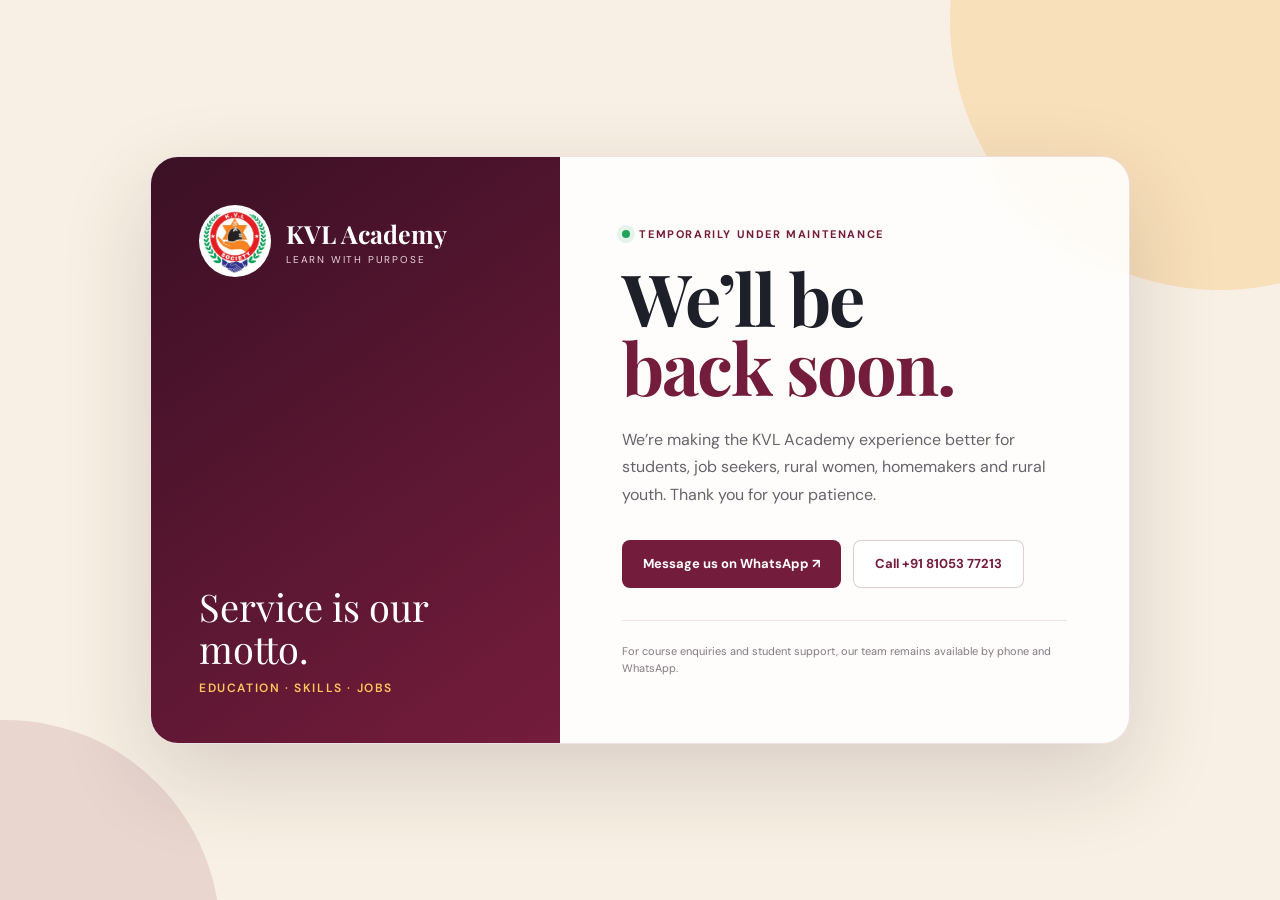
<file: index.html>
<!doctype html>
<html lang="en">
  <head>
    <meta charset="UTF-8" />
    <meta name="viewport" content="width=device-width, initial-scale=1" />
    <meta name="robots" content="noindex, nofollow" />
    <meta name="theme-color" content="#741c3b" />
    <title>KVL Academy | We’ll Be Back Soon</title>
    <meta name="description" content="KVL Academy is temporarily under maintenance. We’ll be back soon." />
    <link rel="preconnect" href="https://fonts.googleapis.com" />
    <link rel="preconnect" href="https://fonts.gstatic.com" crossorigin />
    <link href="https://fonts.googleapis.com/css2?family=DM+Sans:wght@400;500;600;700&family=Playfair+Display:wght@600;700&display=swap" rel="stylesheet" />
    <style>
      :root{--wine:#741c3b;--wine-dark:#3b1025;--gold:#f3a526;--cream:#f8f0e4;--ink:#1d2029;--muted:#67636a}
      *{box-sizing:border-box} html,body{min-height:100%;margin:0} body{font-family:"DM Sans",sans-serif;color:var(--ink);background:var(--cream)}
      main{position:relative;min-height:100vh;display:grid;place-items:center;padding:32px;overflow:hidden} main::before,main::after{content:"";position:absolute;border-radius:50%;pointer-events:none} main::before{width:540px;height:540px;right:-210px;top:-250px;background:rgba(243,165,38,.22)} main::after{width:430px;height:430px;left:-210px;bottom:-250px;background:rgba(116,28,59,.12)}
      .card{position:relative;z-index:1;width:min(980px,100%);display:grid;grid-template-columns:.9fr 1.25fr;background:rgba(255,255,255,.86);border:1px solid rgba(116,28,59,.13);border-radius:28px;overflow:hidden;box-shadow:0 32px 90px rgba(57,26,37,.16);backdrop-filter:blur(14px)}
      .brand-panel{display:flex;flex-direction:column;justify-content:space-between;gap:70px;padding:48px;background:linear-gradient(145deg,var(--wine-dark),var(--wine));color:#fff} .brand{display:flex;align-items:center;gap:15px}.brand img{width:72px;height:72px;object-fit:contain;border-radius:50%;background:#fff;padding:3px}.brand strong{display:block;font-family:"Playfair Display",serif;font-size:25px}.brand span span{display:block;margin-top:3px;font-size:10px;letter-spacing:1.8px;text-transform:uppercase;color:#ead5dc}
      .motto{margin:0;font-family:"Playfair Display",serif;font-size:clamp(26px,3vw,38px);line-height:1.1}.motto em{display:block;margin-top:12px;font-family:"DM Sans",sans-serif;font-size:12px;font-style:normal;font-weight:600;letter-spacing:1.6px;text-transform:uppercase;color:#ffc65c}
      .content{padding:65px 62px}.eyebrow{display:inline-flex;align-items:center;gap:9px;margin:0 0 22px;color:var(--wine);font-size:11px;font-weight:700;letter-spacing:1.6px;text-transform:uppercase}.eyebrow::before{content:"";width:8px;height:8px;border-radius:50%;background:#20a45a;box-shadow:0 0 0 5px rgba(32,164,90,.11)}
      h1{margin:0;font-family:"Playfair Display",serif;font-size:clamp(44px,6vw,72px);line-height:.96;letter-spacing:-2px}h1 span{color:var(--wine)} .intro{max-width:530px;margin:25px 0 32px;color:var(--muted);font-size:16px;line-height:1.7}
      .contact{display:flex;flex-wrap:wrap;gap:12px}.button{display:inline-flex;align-items:center;justify-content:center;gap:9px;min-height:48px;padding:0 21px;border-radius:8px;text-decoration:none;font-size:13px;font-weight:700}.button-primary{background:var(--wine);color:#fff}.button-secondary{border:1px solid rgba(116,28,59,.22);background:#fff;color:var(--wine)} .note{margin:32px 0 0;padding-top:22px;border-top:1px solid rgba(116,28,59,.12);color:#817980;font-size:11px;line-height:1.6}
      @media(max-width:760px){main{padding:18px}.card{grid-template-columns:1fr;border-radius:20px}.brand-panel{padding:28px;gap:34px}.brand img{width:58px;height:58px}.content{padding:42px 28px 36px}h1{font-size:48px}.intro{font-size:15px}.contact{display:grid}.button{width:100%}}
    </style>
  </head>
  <body>
    <main>
      <section class="card" aria-labelledby="maintenance-title">
        <div class="brand-panel">
          <div class="brand"><img src="kvl-society-logo.jpg" alt="KVL Academy logo" /><span><strong>KVL Academy</strong><span>Learn with purpose</span></span></div>
          <p class="motto">Service is our motto.<em>Education · Skills · Jobs</em></p>
        </div>
        <div class="content">
          <p class="eyebrow">Temporarily under maintenance</p>
          <h1 id="maintenance-title">We’ll be<br /><span>back soon.</span></h1>
          <p class="intro">We’re making the KVL Academy experience better for students, job seekers, rural women, homemakers and rural youth. Thank you for your patience.</p>
          <div class="contact"><a class="button button-primary" href="https://wa.me/918105377213?text=Hi%20KVL%20Academy%2C%20I%20would%20like%20more%20information." target="_blank" rel="noreferrer">Message us on WhatsApp ↗</a><a class="button button-secondary" href="tel:+918105377213">Call +91 81053 77213</a></div>
          <p class="note">For course enquiries and student support, our team remains available by phone and WhatsApp.</p>
        </div>
      </section>
    </main>
  </body>
</html>
</file>
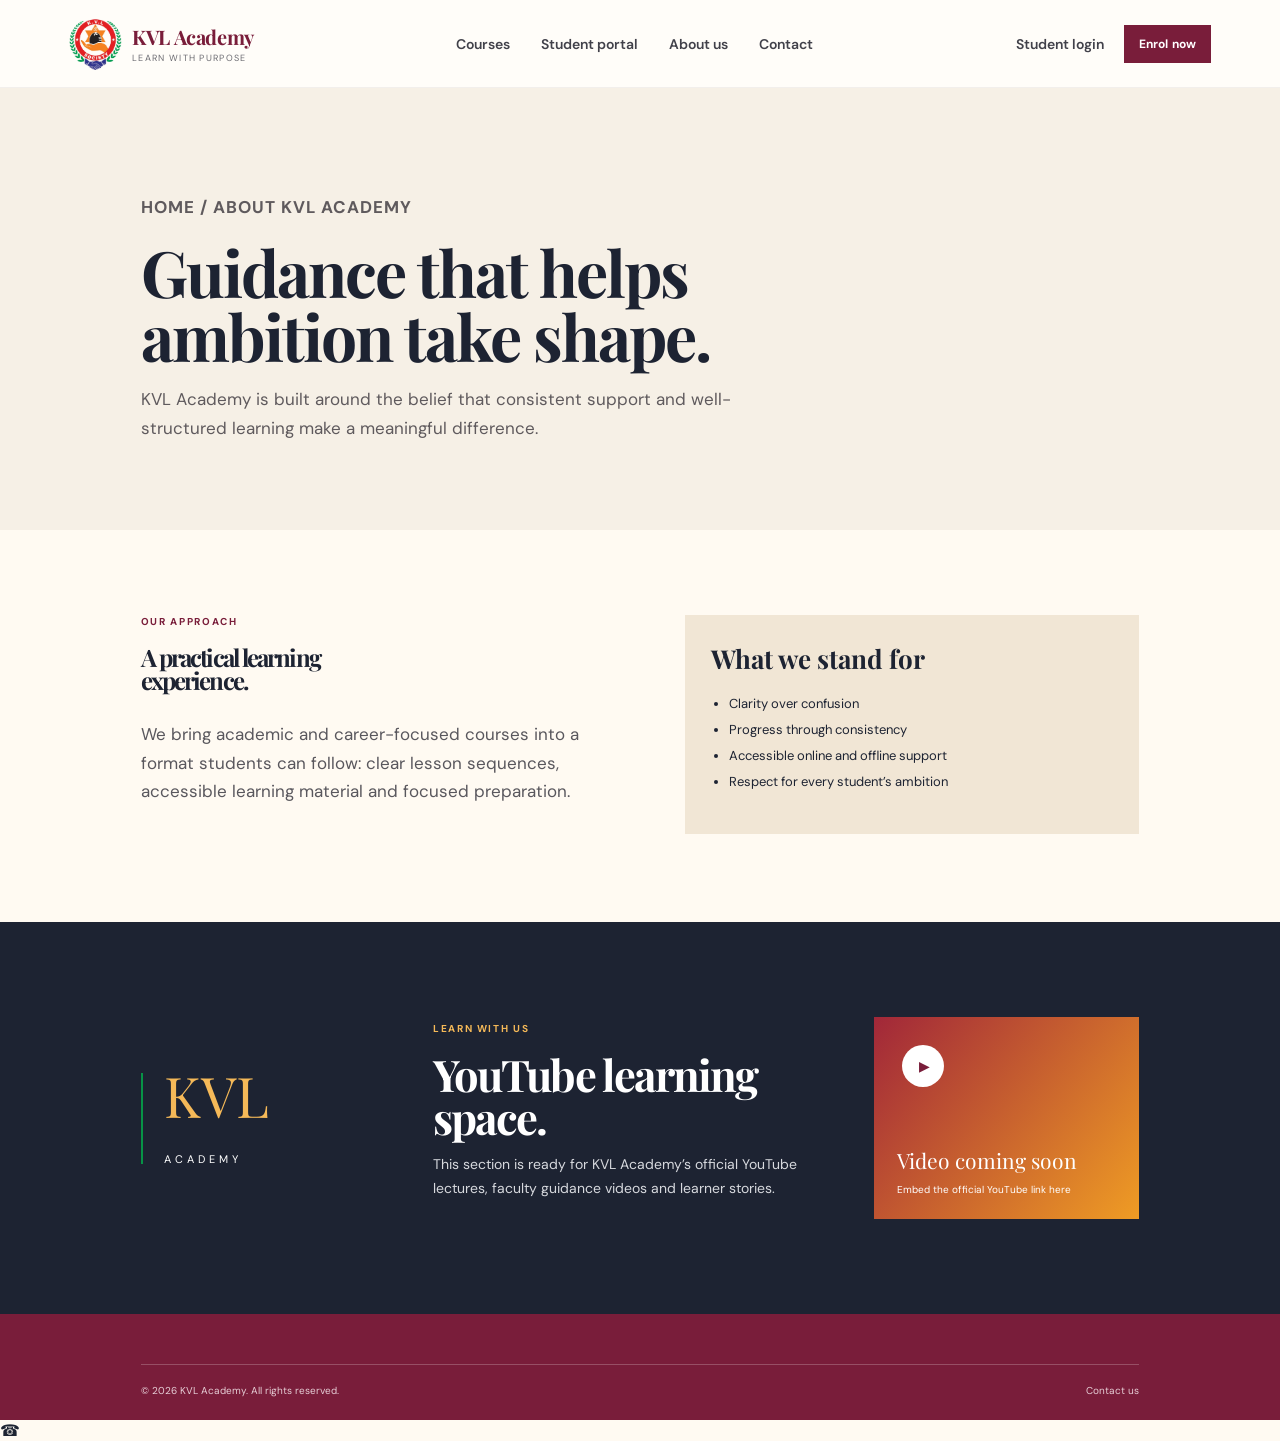
<file: about.html>
<!doctype html><html lang="en"><head><meta charset="utf-8"><meta name="viewport" content="width=device-width,initial-scale=1"><meta name="description" content="Learn about KVL Academy's education-first approach."><title>About KVL Academy</title><link rel="preconnect" href="https://fonts.googleapis.com"><link rel="preconnect" href="https://fonts.gstatic.com" crossorigin><link href="https://fonts.googleapis.com/css2?family=DM+Sans:wght@400;500;600;700&family=Playfair+Display:wght@600;700&display=swap" rel="stylesheet"><link rel="stylesheet" href="styles.css"></head><body><header class="site-header"><a class="brand" href="index.html"><img src="kvl-society-logo.jpg" alt="KVL Society logo"><span><strong>KVL Academy</strong><small>Learn with purpose</small></span></a><button class="menu-button" aria-label="Open navigation" aria-expanded="false">☰</button><nav class="main-nav"><a href="courses.html">Courses</a><a href="student-portal.html">Student portal</a><a href="about.html">About us</a><a href="contact.html">Contact</a></nav><div class="header-actions"><a class="login" href="student-portal.html">Student login</a><a class="button button-small" href="contact.html">Enrol now</a></div></header><main><section class="page-hero"><p class="breadcrumbs">Home / About KVL Academy</p><h1>Guidance that helps<br>ambition take shape.</h1><p>KVL Academy is built around the belief that consistent support and well-structured learning make a meaningful difference.</p></section><section class="page-content two-column"><div><p class="eyebrow">OUR APPROACH</p><h2>A practical learning<br>experience.</h2><p class="hero-text">We bring academic and career-focused courses into a format students can follow: clear lesson sequences, accessible learning material and focused preparation.</p></div><div class="course-syllabus"><h3>What we stand for</h3><ul><li>Clarity over confusion</li><li>Progress through consistency</li><li>Accessible online and offline support</li><li>Respect for every student’s ambition</li></ul></div></section><section class="about-section" id="video"><div class="about-mark">KVL<br><span>ACADEMY</span></div><div><p class="eyebrow light-eyebrow">LEARN WITH US</p><h2>YouTube learning<br>space.</h2><p>This section is ready for KVL Academy’s official YouTube lectures, faculty guidance videos and learner stories.</p></div><div class="video-placeholder"><span>▶</span><p>Video coming soon</p><small>Embed the official YouTube link here</small></div></section></main><footer><div class="footer-bottom"><span>© 2026 KVL Academy. All rights reserved.</span><a href="contact.html">Contact us</a></div></footer><script src="script.js"></script></body></html>
</file>
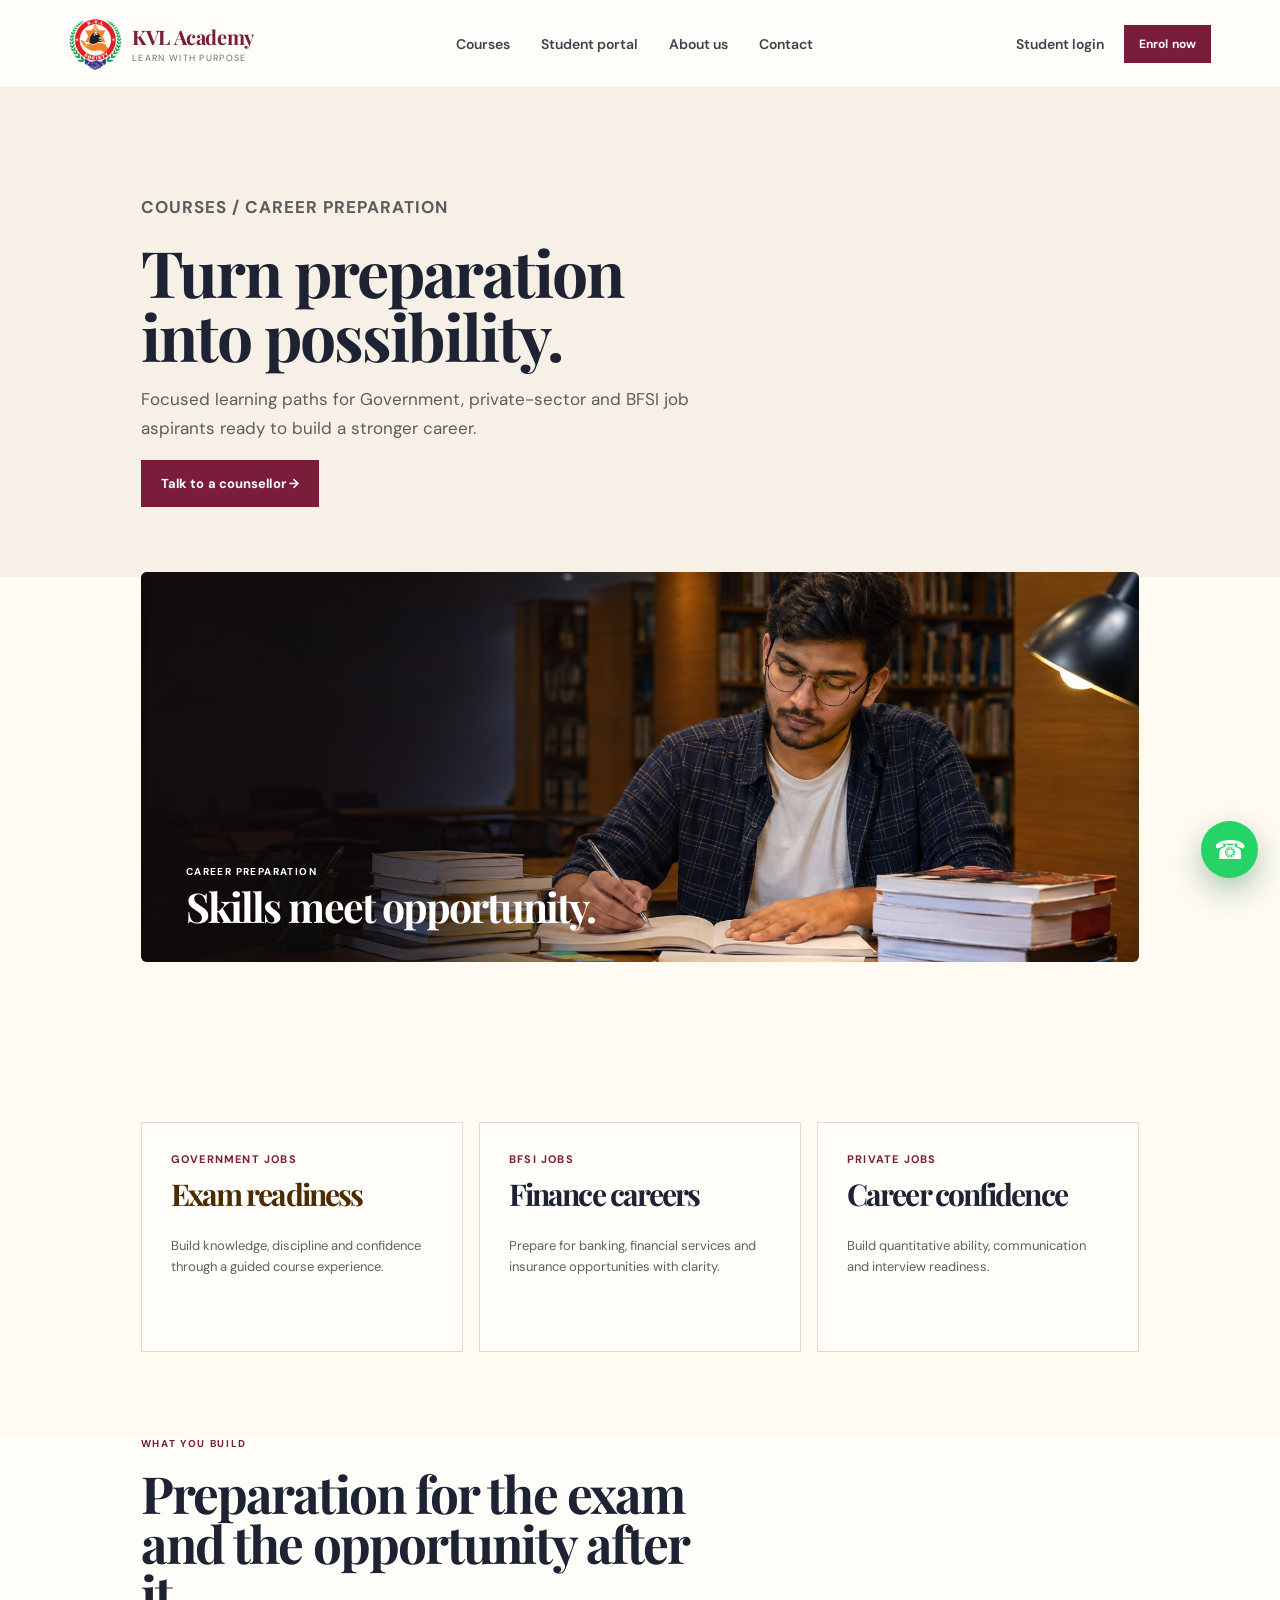
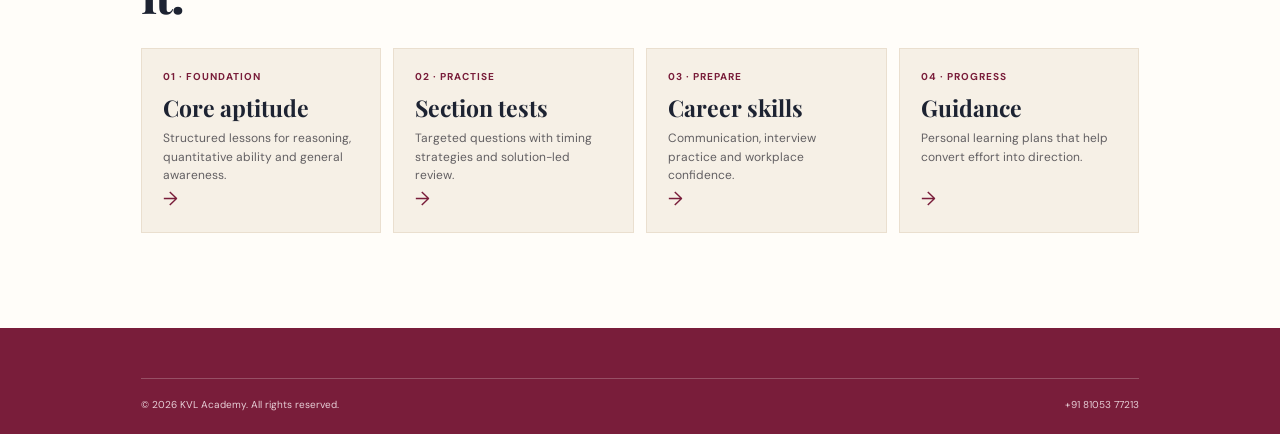
<file: careers.html>
<!doctype html><html lang="en"><head><meta charset="utf-8"><meta name="viewport" content="width=device-width,initial-scale=1"><meta name="description" content="KVL Academy preparation for government, private and BFSI jobs."><title>Career Preparation | KVL Academy</title><link rel="preconnect" href="https://fonts.googleapis.com"><link rel="preconnect" href="https://fonts.gstatic.com" crossorigin><link href="https://fonts.googleapis.com/css2?family=DM+Sans:wght@400;500;600;700&family=Playfair+Display:wght@600;700&display=swap" rel="stylesheet"><link rel="stylesheet" href="styles.css"><link rel="stylesheet" href="premium.css"></head><body><header class="site-header"><a class="brand" href="index.html"><img src="kvl-society-logo.jpg" alt="KVL Society logo"><span><strong>KVL Academy</strong><small>Learn with purpose</small></span></a><button class="menu-button" aria-label="Open navigation" aria-expanded="false">☰</button><nav class="main-nav"><a href="courses.html">Courses</a><a href="student-portal.html">Student portal</a><a href="about.html">About us</a><a href="contact.html">Contact</a></nav><div class="header-actions"><a class="login" href="student-portal.html">Student login</a><a class="button button-small" href="contact.html">Enrol now</a></div></header><main><section class="page-hero"><p class="breadcrumbs">Courses / Career preparation</p><h1>Turn preparation<br>into possibility.</h1><p>Focused learning paths for Government, private-sector and BFSI job aspirants ready to build a stronger career.</p><a class="button" href="contact.html">Talk to a counsellor →</a></section><section class="course-hero-image"><img src="theme-government.png" alt="Student preparing for a government job exam"><div><p>CAREER PREPARATION</p><h2>Skills meet opportunity.</h2></div></section><section class="page-content"><div class="programme-list"><article class="programme government"><b>GOVERNMENT JOBS</b><h2>Exam readiness</h2><p>Build knowledge, discipline and confidence through a guided course experience.</p></article><article class="programme bfsi"><b>BFSI JOBS</b><h2>Finance careers</h2><p>Prepare for banking, financial services and insurance opportunities with clarity.</p></article><article class="programme"><b>PRIVATE JOBS</b><h2>Career confidence</h2><p>Build quantitative ability, communication and interview readiness.</p></article></div></section><section class="module-section"><div class="module-heading"><p class="eyebrow">WHAT YOU BUILD</p><h2>Preparation for the exam and the opportunity after it.</h2></div><div class="module-grid"><article class="module-card"><b>01 · FOUNDATION</b><h3>Core aptitude</h3><p>Structured lessons for reasoning, quantitative ability and general awareness.</p><span>→</span></article><article class="module-card"><b>02 · PRACTISE</b><h3>Section tests</h3><p>Targeted questions with timing strategies and solution-led review.</p><span>→</span></article><article class="module-card"><b>03 · PREPARE</b><h3>Career skills</h3><p>Communication, interview practice and workplace confidence.</p><span>→</span></article><article class="module-card"><b>04 · PROGRESS</b><h3>Guidance</h3><p>Personal learning plans that help convert effort into direction.</p><span>→</span></article></div></section></main><footer><div class="footer-bottom"><span>© 2026 KVL Academy. All rights reserved.</span><a href="tel:+918105377213">+91 81053 77213</a></div></footer><script src="script.js"></script></body></html>
</file>
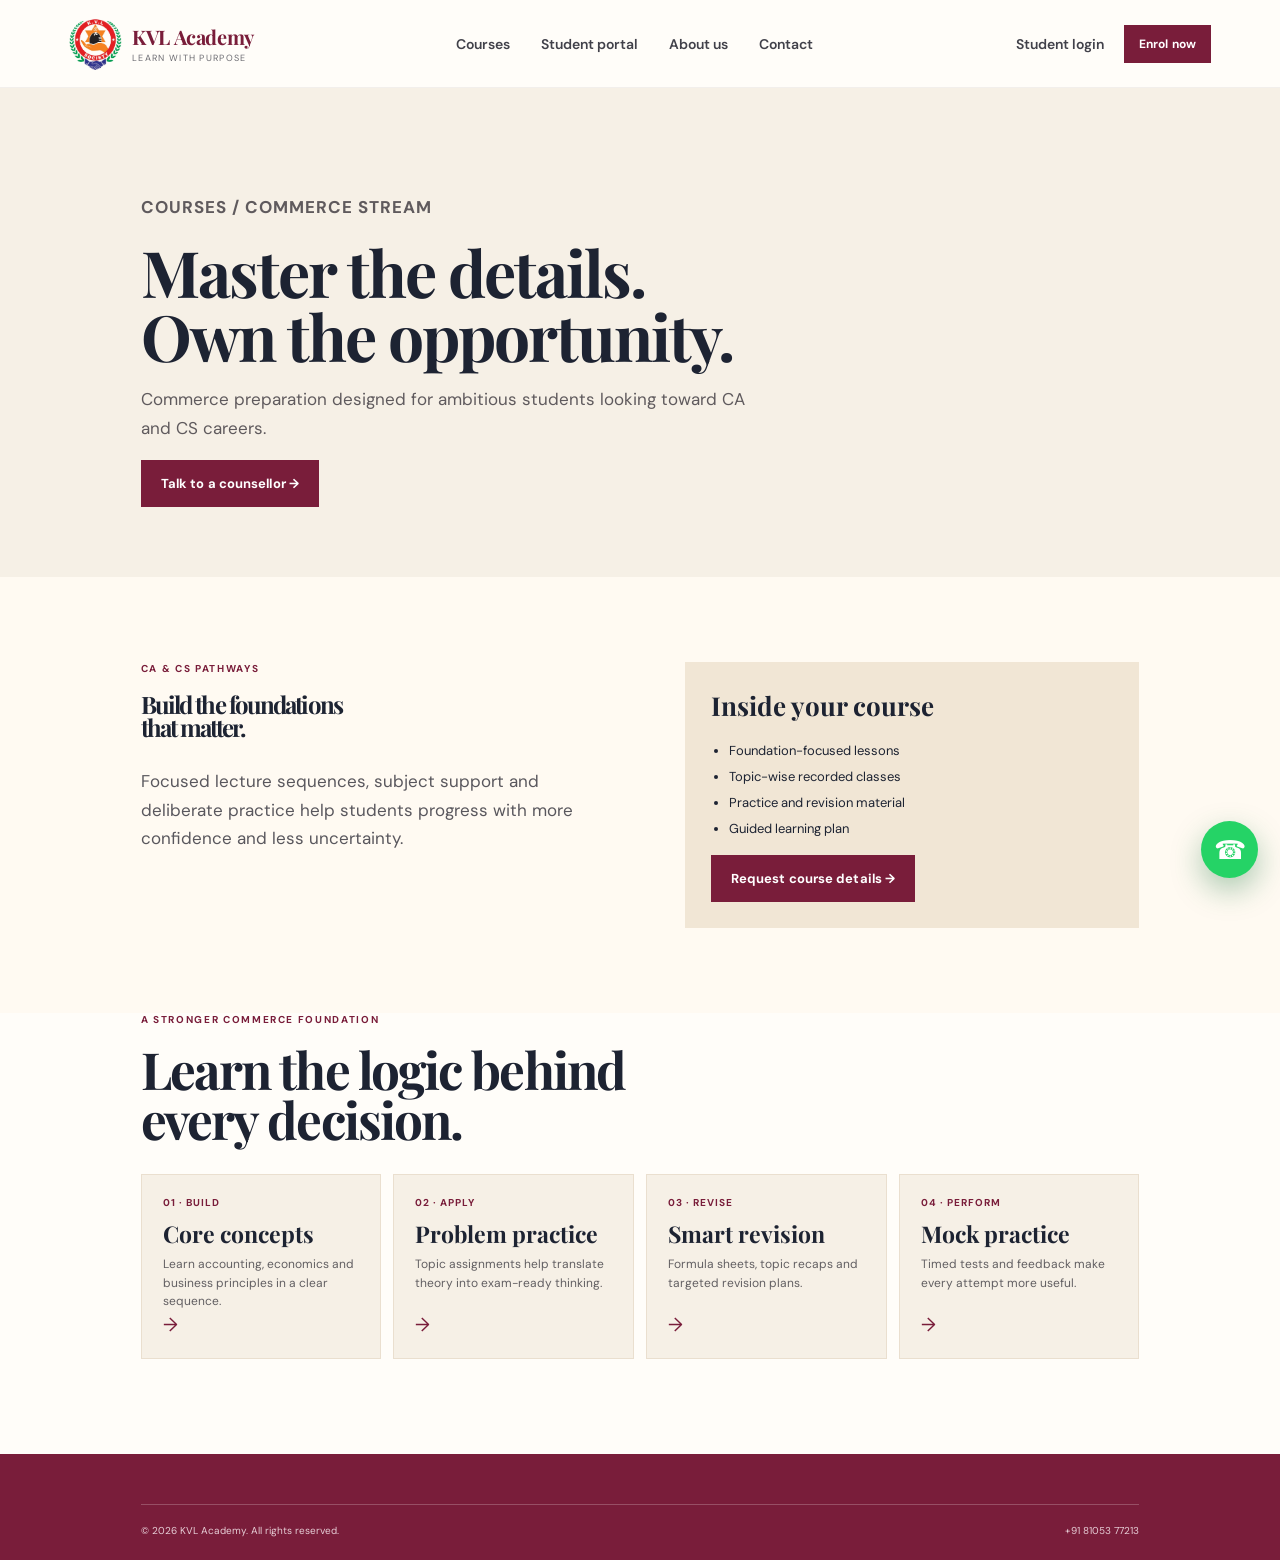
<file: commerce.html>
<!doctype html><html lang="en"><head><meta charset="utf-8"><meta name="viewport" content="width=device-width,initial-scale=1"><meta name="description" content="KVL Academy CA and CS preparation programmes."><title>CA & CS | KVL Academy</title><link rel="preconnect" href="https://fonts.googleapis.com"><link rel="preconnect" href="https://fonts.gstatic.com" crossorigin><link href="https://fonts.googleapis.com/css2?family=DM+Sans:wght@400;500;600;700&family=Playfair+Display:wght@600;700&display=swap" rel="stylesheet"><link rel="stylesheet" href="styles.css"><link rel="stylesheet" href="premium.css"></head><body><header class="site-header"><a class="brand" href="index.html"><img src="kvl-society-logo.jpg" alt="KVL Society logo"><span><strong>KVL Academy</strong><small>Learn with purpose</small></span></a><button class="menu-button" aria-label="Open navigation" aria-expanded="false">☰</button><nav class="main-nav"><a href="courses.html">Courses</a><a href="student-portal.html">Student portal</a><a href="about.html">About us</a><a href="contact.html">Contact</a></nav><div class="header-actions"><a class="login" href="student-portal.html">Student login</a><a class="button button-small" href="contact.html">Enrol now</a></div></header><main><section class="page-hero"><p class="breadcrumbs">Courses / Commerce stream</p><h1>Master the details.<br>Own the opportunity.</h1><p>Commerce preparation designed for ambitious students looking toward CA and CS careers.</p><a class="button" href="contact.html">Talk to a counsellor →</a></section><section class="page-content two-column"><div><p class="eyebrow">CA & CS PATHWAYS</p><h2>Build the foundations<br>that matter.</h2><p class="hero-text">Focused lecture sequences, subject support and deliberate practice help students progress with more confidence and less uncertainty.</p></div><aside class="course-syllabus"><h3>Inside your course</h3><ul><li>Foundation-focused lessons</li><li>Topic-wise recorded classes</li><li>Practice and revision material</li><li>Guided learning plan</li></ul><a class="button" href="contact.html">Request course details →</a></aside></section><section class="module-section"><div class="module-heading"><p class="eyebrow">A STRONGER COMMERCE FOUNDATION</p><h2>Learn the logic behind every decision.</h2></div><div class="module-grid"><article class="module-card"><b>01 · BUILD</b><h3>Core concepts</h3><p>Learn accounting, economics and business principles in a clear sequence.</p><span>→</span></article><article class="module-card"><b>02 · APPLY</b><h3>Problem practice</h3><p>Topic assignments help translate theory into exam-ready thinking.</p><span>→</span></article><article class="module-card"><b>03 · REVISE</b><h3>Smart revision</h3><p>Formula sheets, topic recaps and targeted revision plans.</p><span>→</span></article><article class="module-card"><b>04 · PERFORM</b><h3>Mock practice</h3><p>Timed tests and feedback make every attempt more useful.</p><span>→</span></article></div></section></main><footer><div class="footer-bottom"><span>© 2026 KVL Academy. All rights reserved.</span><a href="tel:+918105377213">+91 81053 77213</a></div></footer><script src="script.js"></script></body></html>
</file>
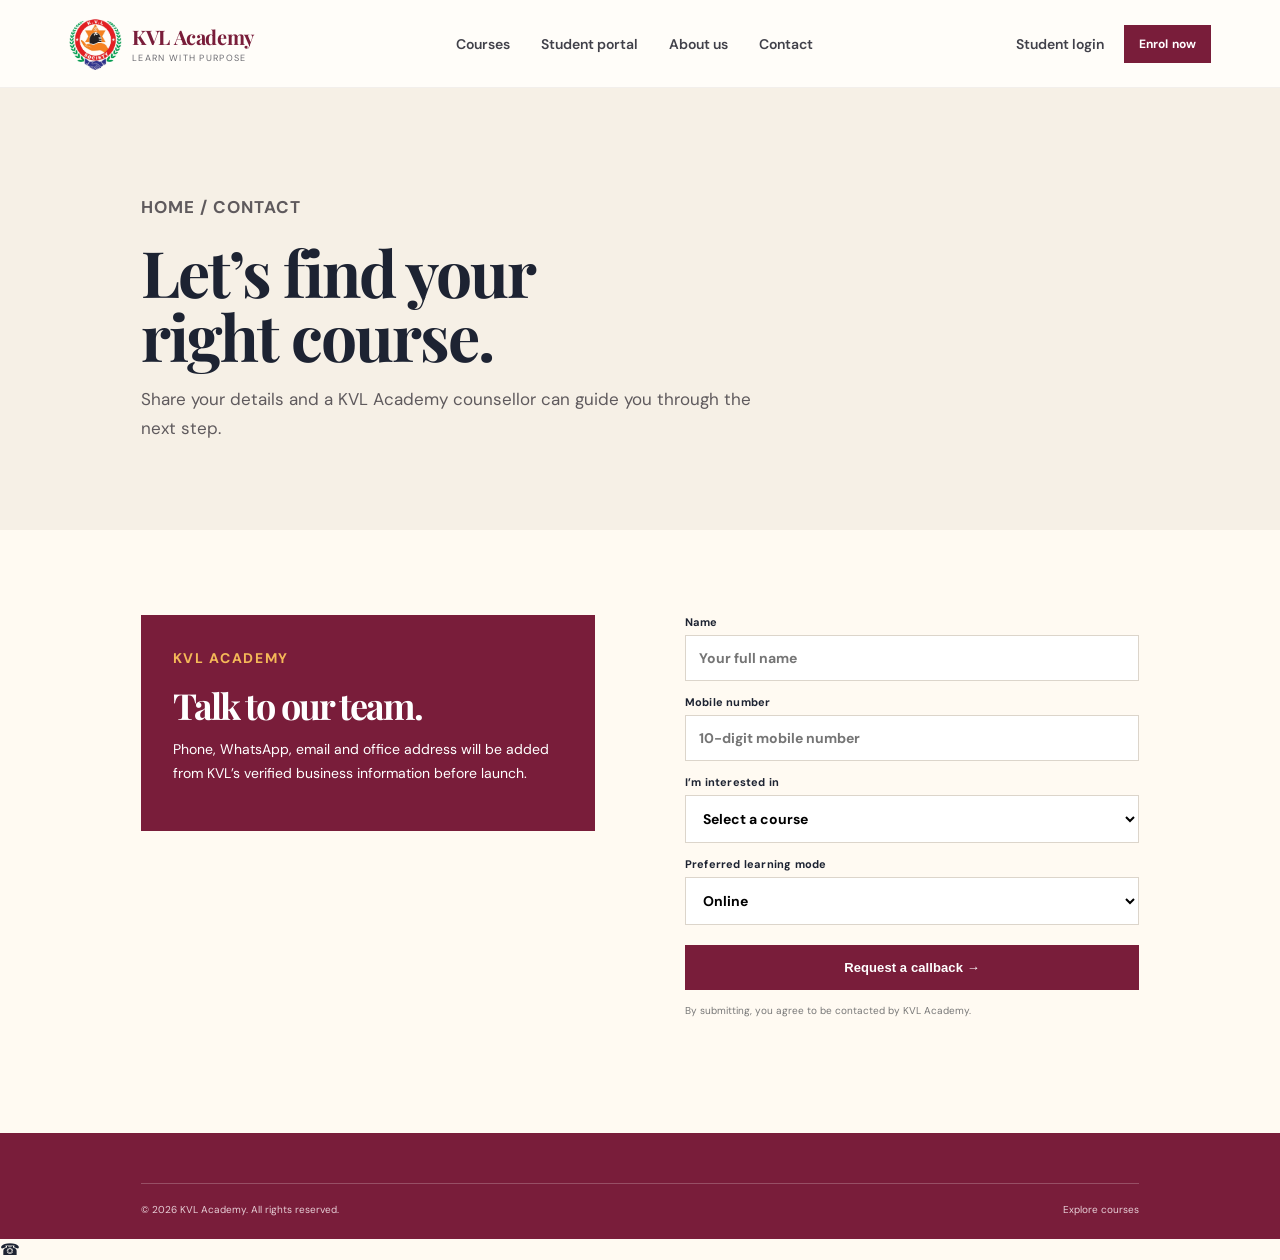
<file: contact.html>
<!doctype html><html lang="en"><head><meta charset="utf-8"><meta name="viewport" content="width=device-width,initial-scale=1"><meta name="description" content="Contact KVL Academy for admissions and course guidance."><title>Contact | KVL Academy</title><link rel="preconnect" href="https://fonts.googleapis.com"><link rel="preconnect" href="https://fonts.gstatic.com" crossorigin><link href="https://fonts.googleapis.com/css2?family=DM+Sans:wght@400;500;600;700&family=Playfair+Display:wght@600;700&display=swap" rel="stylesheet"><link rel="stylesheet" href="styles.css"></head><body><header class="site-header"><a class="brand" href="index.html"><img src="kvl-society-logo.jpg" alt="KVL Society logo"><span><strong>KVL Academy</strong><small>Learn with purpose</small></span></a><button class="menu-button" aria-label="Open navigation" aria-expanded="false">☰</button><nav class="main-nav"><a href="courses.html">Courses</a><a href="student-portal.html">Student portal</a><a href="about.html">About us</a><a href="contact.html">Contact</a></nav><div class="header-actions"><a class="login" href="student-portal.html">Student login</a><a class="button button-small" href="contact.html">Enrol now</a></div></header><main><section class="page-hero"><p class="breadcrumbs">Home / Contact</p><h1>Let’s find your<br>right course.</h1><p>Share your details and a KVL Academy counsellor can guide you through the next step.</p></section><section class="page-content two-column"><div class="contact-card"><p class="eyebrow light-eyebrow">KVL ACADEMY</p><h2>Talk to our team.</h2><p>Phone, WhatsApp, email and office address will be added from KVL’s verified business information before launch.</p></div><form class="enquiry-form" id="lead-form"><label>Name<input name="name" type="text" placeholder="Your full name" required></label><label>Mobile number<input name="phone" type="tel" inputmode="numeric" pattern="[0-9]{10}" placeholder="10-digit mobile number" required></label><label>I’m interested in<select name="course" required><option value="">Select a course</option><option>NEET / KCET / JEE</option><option>CA / CS</option><option>Government Jobs</option><option>BFSI Jobs</option></select></label><label>Preferred learning mode<select name="mode"><option>Online</option><option>Offline</option><option>Hybrid</option></select></label><button class="button" type="submit">Request a callback →</button><p class="form-note">By submitting, you agree to be contacted by KVL Academy.</p><p class="form-success" aria-live="polite"></p></form></section></main><footer><div class="footer-bottom"><span>© 2026 KVL Academy. All rights reserved.</span><a href="courses.html">Explore courses</a></div></footer><script src="script.js"></script></body></html>
</file>
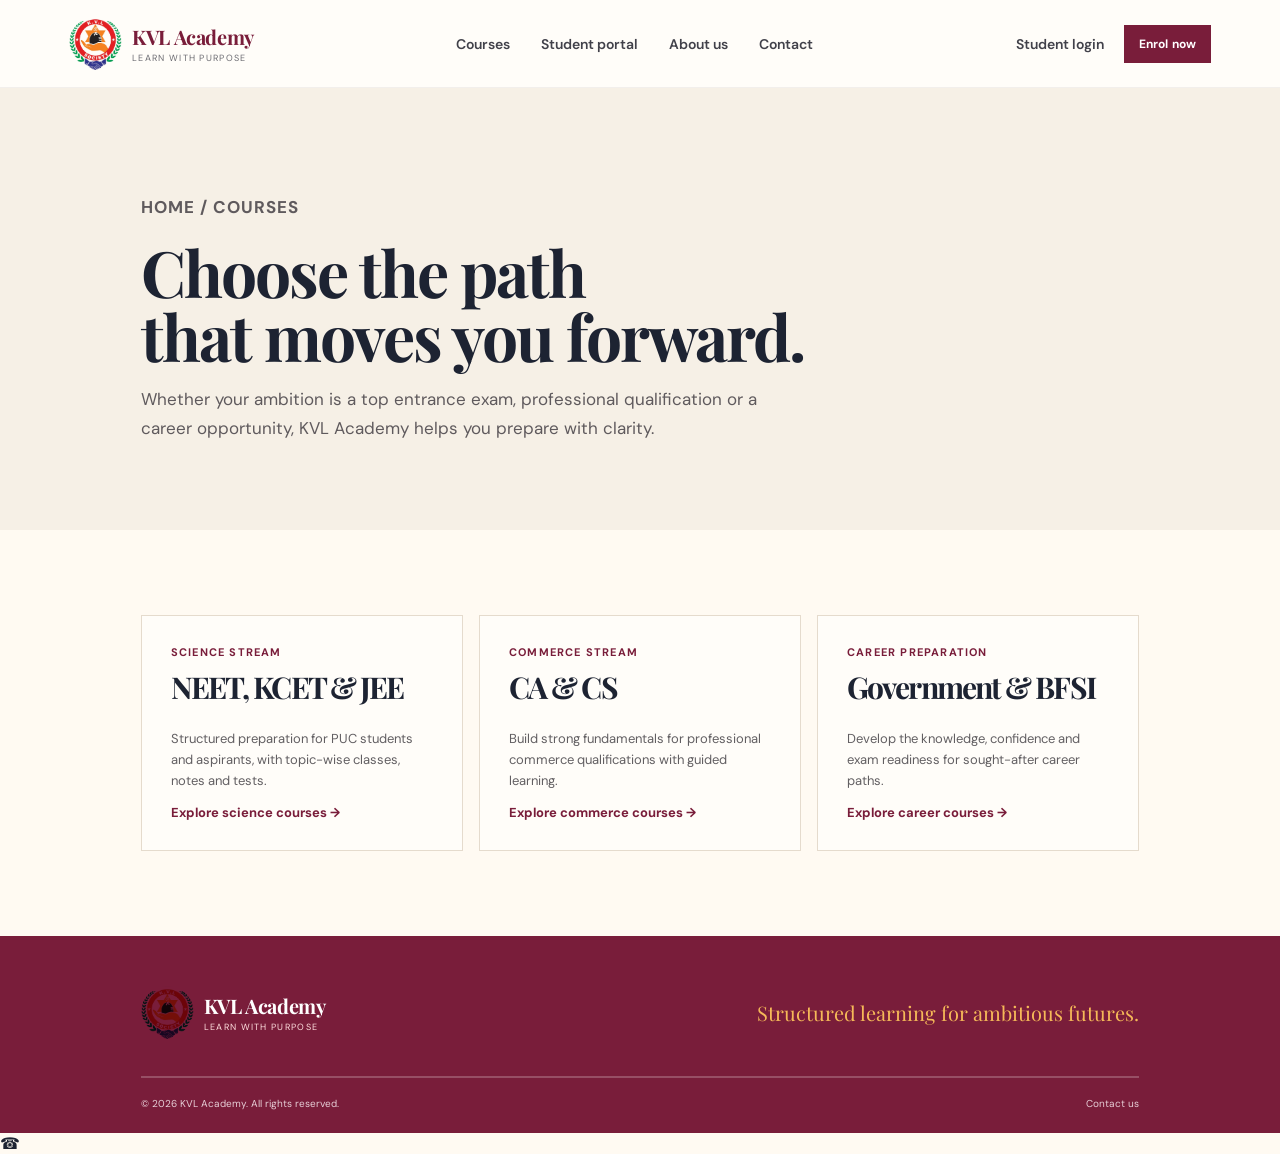
<file: courses.html>
<!doctype html><html lang="en"><head><meta charset="utf-8"><meta name="viewport" content="width=device-width,initial-scale=1"><meta name="description" content="Explore KVL Academy programmes for science, commerce and careers."><title>Courses | KVL Academy</title><link rel="preconnect" href="https://fonts.googleapis.com"><link rel="preconnect" href="https://fonts.gstatic.com" crossorigin><link href="https://fonts.googleapis.com/css2?family=DM+Sans:wght@400;500;600;700&family=Playfair+Display:wght@600;700&display=swap" rel="stylesheet"><link rel="stylesheet" href="styles.css"></head><body><header class="site-header"><a class="brand" href="index.html"><img src="kvl-society-logo.jpg" alt="KVL Society logo"><span><strong>KVL Academy</strong><small>Learn with purpose</small></span></a><button class="menu-button" aria-label="Open navigation" aria-expanded="false">☰</button><nav class="main-nav"><a href="courses.html">Courses</a><a href="student-portal.html">Student portal</a><a href="about.html">About us</a><a href="contact.html">Contact</a></nav><div class="header-actions"><a class="login" href="student-portal.html">Student login</a><a class="button button-small" href="contact.html">Enrol now</a></div></header><main><section class="page-hero"><p class="breadcrumbs">Home / Courses</p><h1>Choose the path<br>that moves you forward.</h1><p>Whether your ambition is a top entrance exam, professional qualification or a career opportunity, KVL Academy helps you prepare with clarity.</p></section><section class="page-content"><div class="programme-list"><article class="programme"><b>SCIENCE STREAM</b><h2>NEET, KCET & JEE</h2><p>Structured preparation for PUC students and aspirants, with topic-wise classes, notes and tests.</p><a class="text-link" href="neet-kcet.html">Explore science courses →</a></article><article class="programme"><b>COMMERCE STREAM</b><h2>CA & CS</h2><p>Build strong fundamentals for professional commerce qualifications with guided learning.</p><a class="text-link" href="commerce.html">Explore commerce courses →</a></article><article class="programme"><b>CAREER PREPARATION</b><h2>Government & BFSI</h2><p>Develop the knowledge, confidence and exam readiness for sought-after career paths.</p><a class="text-link" href="careers.html">Explore career courses →</a></article></div></section></main><footer><div class="footer-top"><a class="brand footer-brand" href="index.html"><img src="kvl-society-logo.jpg" alt="KVL Society logo"><span><strong>KVL Academy</strong><small>Learn with purpose</small></span></a><p>Structured learning for ambitious futures.</p></div><div class="footer-bottom"><span>© 2026 KVL Academy. All rights reserved.</span><a href="contact.html">Contact us</a></div></footer><script src="script.js"></script></body></html>
</file>
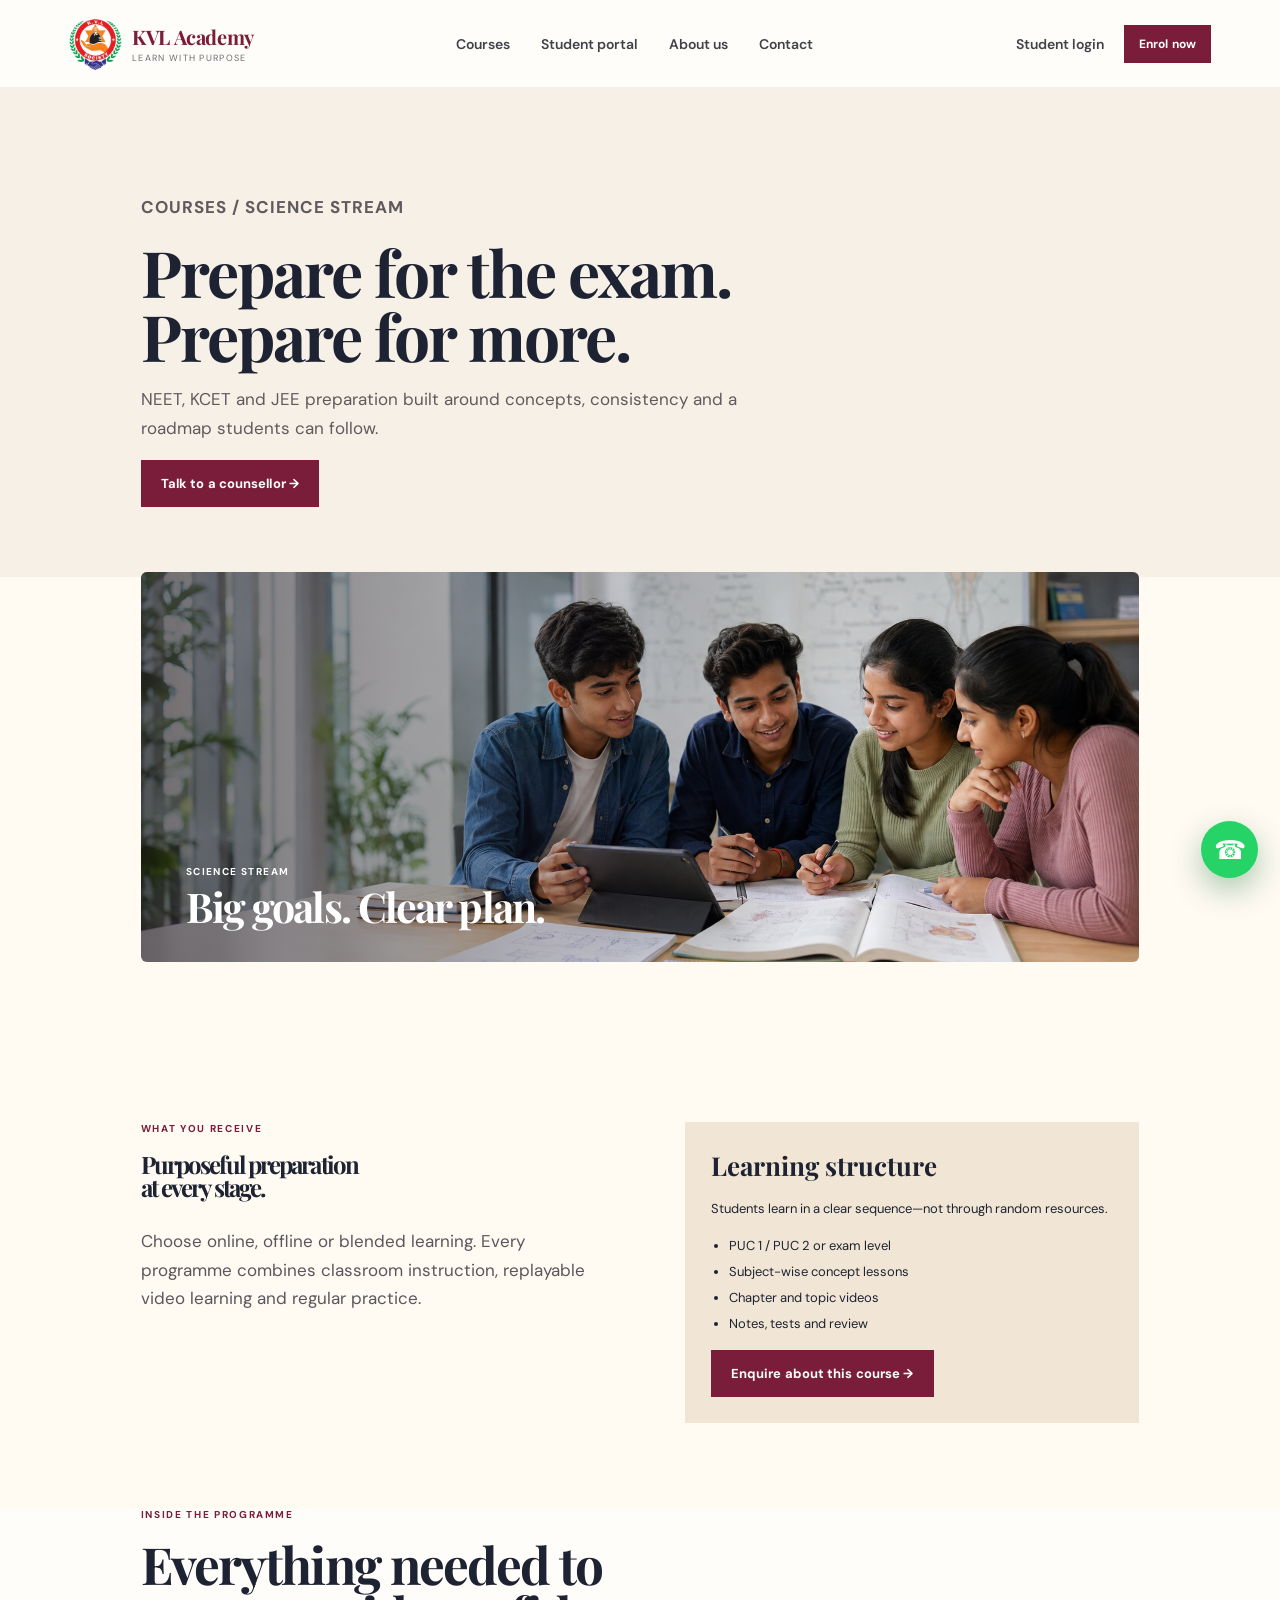
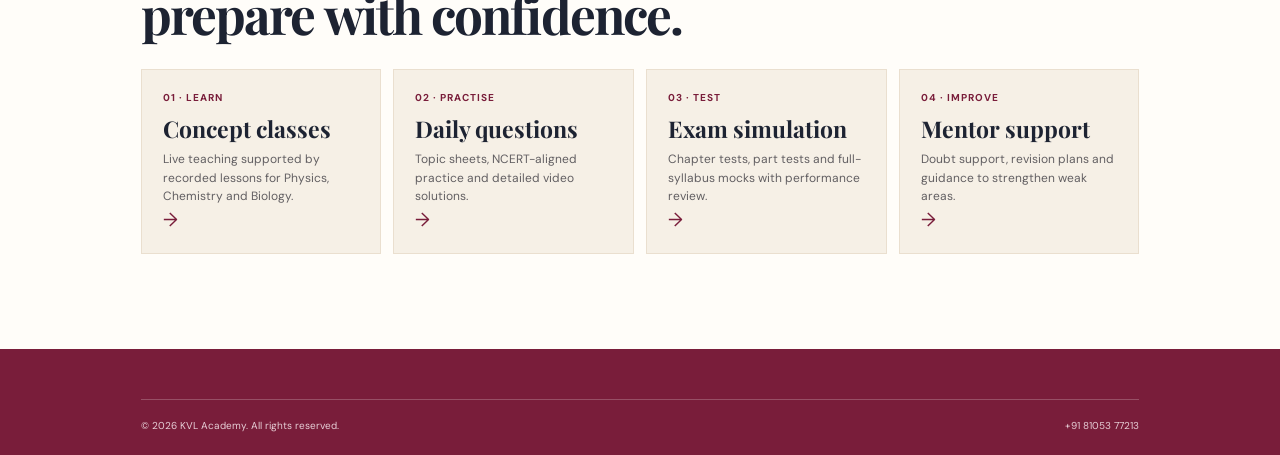
<file: neet-kcet.html>
<!doctype html><html lang="en"><head><meta charset="utf-8"><meta name="viewport" content="width=device-width,initial-scale=1"><meta name="description" content="KVL Academy NEET, KCET and JEE preparation programmes."><title>NEET, KCET & JEE | KVL Academy</title><link rel="preconnect" href="https://fonts.googleapis.com"><link rel="preconnect" href="https://fonts.gstatic.com" crossorigin><link href="https://fonts.googleapis.com/css2?family=DM+Sans:wght@400;500;600;700&family=Playfair+Display:wght@600;700&display=swap" rel="stylesheet"><link rel="stylesheet" href="styles.css"><link rel="stylesheet" href="premium.css"></head><body><header class="site-header"><a class="brand" href="index.html"><img src="kvl-society-logo.jpg" alt="KVL Society logo"><span><strong>KVL Academy</strong><small>Learn with purpose</small></span></a><button class="menu-button" aria-label="Open navigation" aria-expanded="false">☰</button><nav class="main-nav"><a href="courses.html">Courses</a><a href="student-portal.html">Student portal</a><a href="about.html">About us</a><a href="contact.html">Contact</a></nav><div class="header-actions"><a class="login" href="student-portal.html">Student login</a><a class="button button-small" href="contact.html">Enrol now</a></div></header><main><section class="page-hero"><p class="breadcrumbs">Courses / Science stream</p><h1>Prepare for the exam.<br>Prepare for more.</h1><p>NEET, KCET and JEE preparation built around concepts, consistency and a roadmap students can follow.</p><a class="button" href="contact.html">Talk to a counsellor →</a></section><section class="course-hero-image"><img src="theme-science.png" alt="Science students preparing together"><div><p>SCIENCE STREAM</p><h2>Big goals. Clear plan.</h2></div></section><section class="page-content two-column"><div><p class="eyebrow">WHAT YOU RECEIVE</p><h2>Purposeful preparation<br>at every stage.</h2><p class="hero-text">Choose online, offline or blended learning. Every programme combines classroom instruction, replayable video learning and regular practice.</p></div><aside class="course-syllabus"><h3>Learning structure</h3><p>Students learn in a clear sequence—not through random resources.</p><ul><li>PUC 1 / PUC 2 or exam level</li><li>Subject-wise concept lessons</li><li>Chapter and topic videos</li><li>Notes, tests and review</li></ul><a class="button" href="contact.html">Enquire about this course →</a></aside></section><section class="module-section"><div class="module-heading"><p class="eyebrow">INSIDE THE PROGRAMME</p><h2>Everything needed to prepare with confidence.</h2></div><div class="module-grid"><article class="module-card"><b>01 · LEARN</b><h3>Concept classes</h3><p>Live teaching supported by recorded lessons for Physics, Chemistry and Biology.</p><span>→</span></article><article class="module-card"><b>02 · PRACTISE</b><h3>Daily questions</h3><p>Topic sheets, NCERT-aligned practice and detailed video solutions.</p><span>→</span></article><article class="module-card"><b>03 · TEST</b><h3>Exam simulation</h3><p>Chapter tests, part tests and full-syllabus mocks with performance review.</p><span>→</span></article><article class="module-card"><b>04 · IMPROVE</b><h3>Mentor support</h3><p>Doubt support, revision plans and guidance to strengthen weak areas.</p><span>→</span></article></div></section></main><footer><div class="footer-bottom"><span>© 2026 KVL Academy. All rights reserved.</span><a href="tel:+918105377213">+91 81053 77213</a></div></footer><script src="script.js"></script></body></html>
</file>
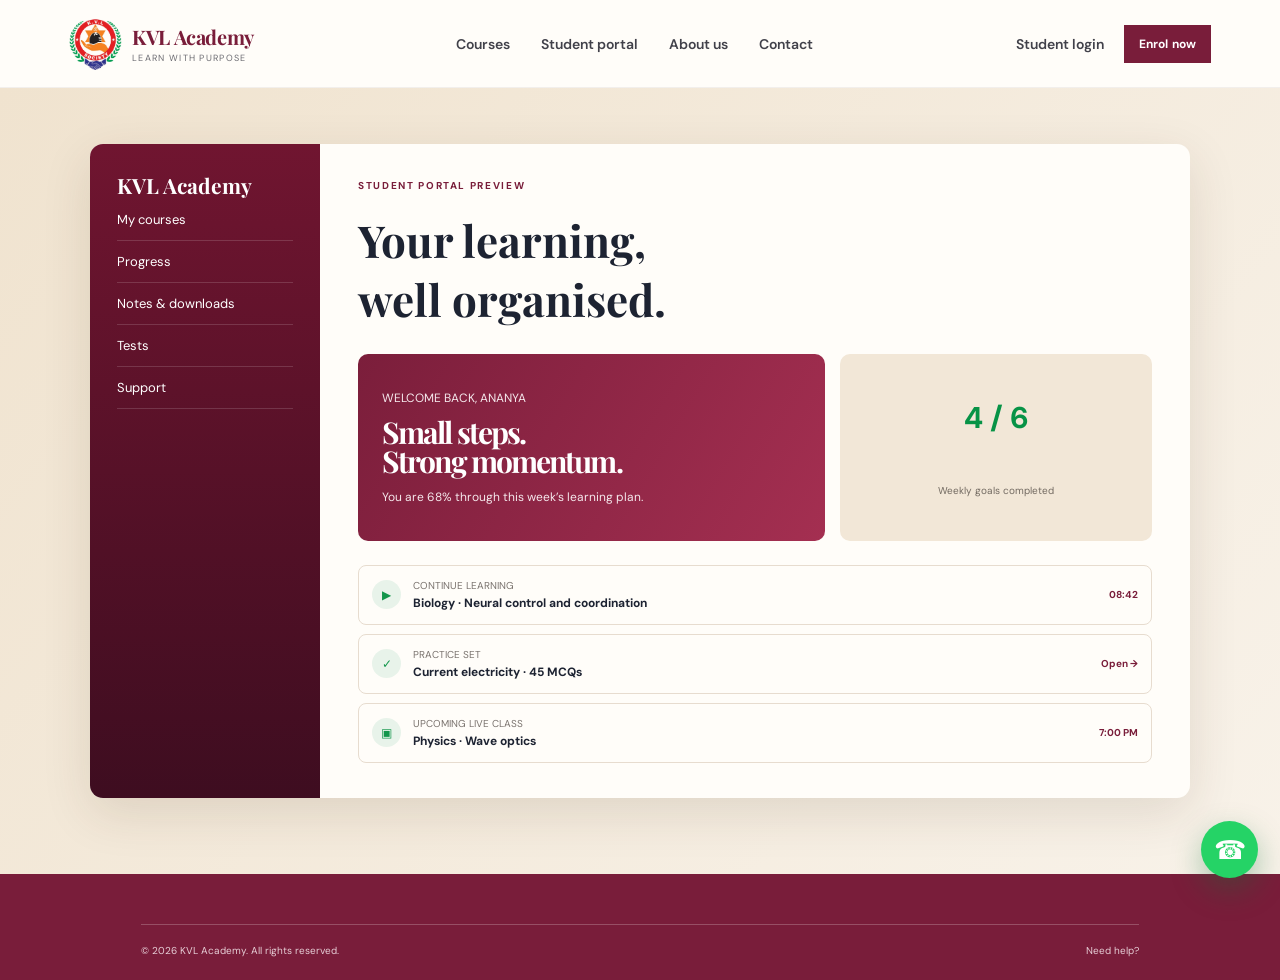
<file: student-portal.html>
<!doctype html><html lang="en"><head><meta charset="utf-8"><meta name="viewport" content="width=device-width,initial-scale=1"><meta name="description" content="Preview the KVL Academy student learning portal."><title>Student Portal | KVL Academy</title><link rel="preconnect" href="https://fonts.googleapis.com"><link rel="preconnect" href="https://fonts.gstatic.com" crossorigin><link href="https://fonts.googleapis.com/css2?family=DM+Sans:wght@400;500;600;700&family=Playfair+Display:wght@600;700&display=swap" rel="stylesheet"><link rel="stylesheet" href="styles.css"><link rel="stylesheet" href="premium.css"></head><body><header class="site-header"><a class="brand" href="index.html"><img src="kvl-society-logo.jpg" alt="KVL Society logo"><span><strong>KVL Academy</strong><small>Learn with purpose</small></span></a><button class="menu-button" aria-label="Open navigation" aria-expanded="false">☰</button><nav class="main-nav"><a href="courses.html">Courses</a><a href="student-portal.html">Student portal</a><a href="about.html">About us</a><a href="contact.html">Contact</a></nav><div class="header-actions"><a class="login" href="student-portal.html">Student login</a><a class="button button-small" href="contact.html">Enrol now</a></div></header><main class="portal-shell"><div class="portal-grid"><aside class="portal-side"><strong>KVL Academy</strong><a href="#courses">My courses</a><a href="#progress">Progress</a><a href="#notes">Notes & downloads</a><a href="#tests">Tests</a><a href="contact.html">Support</a></aside><section class="portal-main"><p class="eyebrow">STUDENT PORTAL PREVIEW</p><h1>Your learning,<br>well organised.</h1><div class="portal-overview"><div class="portal-welcome"><p>WELCOME BACK, ANANYA</p><h2>Small steps.<br>Strong momentum.</h2><p>You are 68% through this week’s learning plan.</p></div><div class="portal-stat"><b>4 / 6</b><small>Weekly goals completed</small></div></div><div class="portal-timeline"><div><i>▶</i><span><small>CONTINUE LEARNING</small><strong>Biology · Neural control and coordination</strong></span><b>08:42</b></div><div><i>✓</i><span><small>PRACTICE SET</small><strong>Current electricity · 45 MCQs</strong></span><b>Open →</b></div><div><i>▣</i><span><small>UPCOMING LIVE CLASS</small><strong>Physics · Wave optics</strong></span><b>7:00 PM</b></div></div></section></div></main><footer><div class="footer-bottom"><span>© 2026 KVL Academy. All rights reserved.</span><a href="contact.html">Need help?</a></div></footer><script src="script.js"></script></body></html>
</file>
<file: styles.css>
:root{--ink:#1d2332;--cream:#fffaf2;--paper:#f6f0e6;--maroon:#791d3a;--red:#d92324;--orange:#f59a22;--green:#079346;--blue:#32328e;--line:#e5dbcd}*{box-sizing:border-box}html{scroll-behavior:smooth}body{margin:0;background:var(--cream);color:var(--ink);font-family:'DM Sans',sans-serif}a{color:inherit;text-decoration:none}.site-header{height:88px;padding:0 5.4vw;display:flex;align-items:center;gap:32px;background:#fffdf9;position:sticky;top:0;z-index:20;border-bottom:1px solid rgba(32,30,37,.06)}.brand{display:flex;align-items:center;gap:10px;min-width:max-content}.brand img{width:53px;height:53px;border-radius:50%;object-fit:cover;mix-blend-mode:multiply}.brand span{display:grid;gap:2px}.brand strong{font-family:'Playfair Display',serif;font-size:20px;color:var(--maroon);letter-spacing:-.4px}.brand small{font-size:9px;letter-spacing:1.3px;text-transform:uppercase;color:#6c6c72}.main-nav{display:flex;align-items:center;justify-content:center;gap:31px;flex:1}.main-nav a,.login{font-size:14px;font-weight:600;color:#41414a}.main-nav a:hover,.login:hover{color:var(--maroon)}.header-actions{display:flex;align-items:center;gap:20px}.button{border:0;background:var(--maroon);color:#fff;display:inline-flex;gap:20px;align-items:center;justify-content:center;padding:15px 20px;font-size:13px;font-weight:700;letter-spacing:.1px;transition:.25s;cursor:pointer}.button:hover{background:#581229;transform:translateY(-2px)}.button span{font-size:19px;line-height:12px}.button-small{padding:11px 15px;font-size:12px}.menu-button{display:none}.hero{min-height:655px;display:grid;grid-template-columns:1.05fr .95fr;overflow:hidden;background:var(--paper)}.hero-copy{padding:107px 6vw 80px 12vw;position:relative;z-index:1}.eyebrow{font-weight:700;letter-spacing:1.65px;font-size:10px;color:var(--maroon);margin:0 0 18px}.hero h1,h2{font-family:'Playfair Display',serif;letter-spacing:-1.9px;line-height:.98;margin:0}.hero h1{font-size:clamp(45px,5.2vw,76px);color:var(--ink)}.hero h1 em{font-style:normal;color:var(--maroon)}.hero-text{max-width:465px;font-size:17px;line-height:1.7;color:#59575d;margin:27px 0 31px}.hero-actions{display:flex;align-items:center;gap:26px}.text-link{font-size:13px;font-weight:700;color:var(--maroon);display:inline-flex;gap:8px;align-items:center}.text-link span{font-size:18px}.hero-proof{font-size:12px;display:flex;align-items:center;gap:9px;margin-top:69px;color:#5e5a5e}.proof-dot{width:8px;height:8px;background:var(--green);border-radius:50%}.hero-art{position:relative;overflow:hidden;background:linear-gradient(133deg,#fae7bc,#eea13d)}.sun-disc{position:absolute;width:590px;height:590px;border-radius:50%;background:#f7bc57;top:25px;left:11%;box-shadow:inset 0 0 0 20px rgba(255,255,255,.14)}.orbit{position:absolute;border:1px solid rgba(121,29,58,.27);border-radius:50%;width:560px;height:280px;left:8%;top:180px;transform:rotate(-24deg)}.orbit-two{width:470px;height:220px;top:216px;left:15%;transform:rotate(36deg)}.hero-card{position:absolute;background:rgba(255,252,246,.92);padding:17px 21px;width:168px;box-shadow:0 10px 25px rgba(102,60,10,.13);display:grid;gap:3px}.hero-card span{font-size:10px;color:var(--maroon);font-weight:700}.hero-card strong{font-family:'Playfair Display',serif;font-size:21px}.hero-card small{font-size:10px;color:#6b6762}.card-one{top:79px;right:13%;transform:rotate(4deg)}.card-two{top:291px;left:3%;transform:rotate(-5deg)}.card-three{right:7%;bottom:69px;transform:rotate(3deg)}.book{position:absolute;width:165px;height:32px;bottom:105px;left:35%;transform:skewY(-16deg) rotate(-12deg);box-shadow:0 10px 11px rgba(60,35,0,.16)}.book-red{background:var(--red);margin-bottom:0}.book-yellow{background:#ffe1a0;margin-bottom:30px;left:37%}.book-blue{background:var(--blue);margin-bottom:60px;left:39%}.trust-strip{background:var(--maroon);color:#fff;padding:28px 11vw;display:grid;grid-template-columns:repeat(4,1fr);gap:22px}.trust-strip div{display:flex;gap:11px;align-items:center;font-size:12px}.trust-strip b{font-family:'Playfair Display',serif;color:#f7bc57;font-size:18px}.section{padding:110px 11vw}.section-heading{display:flex;justify-content:space-between;align-items:end;gap:60px;margin-bottom:48px}.section-heading h2,.learning-copy h2,.feature-copy h2,.enquiry-section h2{font-size:clamp(38px,4vw,58px)}.section-heading>p{max-width:330px;color:#625f62;line-height:1.65;font-size:14px;margin:0}.course-grid{display:grid;grid-template-columns:repeat(4,1fr);gap:14px}.course-card{min-height:270px;padding:23px;position:relative;color:#fff;display:flex;flex-direction:column;transition:.25s}.course-card:hover{transform:translateY(-6px)}.course-number{font-size:11px;font-weight:700;opacity:.75}.course-icon{font-size:36px;margin:auto 0 12px}.course-card h3{font-family:'Playfair Display',serif;font-size:28px;line-height:1;margin:0}.course-card p{font-size:11px;margin:9px 0 0;opacity:.9}.card-arrow{position:absolute;right:22px;bottom:22px;font-size:24px}.science{background:var(--maroon)}.commerce{background:var(--green)}.government{background:var(--orange);color:#4c2b00}.bfsi{background:var(--blue)}.learning-section{background:#f1e6d5;display:grid;grid-template-columns:.88fr 1.12fr;gap:8vw;padding:105px 11vw;align-items:center}.learning-copy>p:not(.eyebrow),.feature-copy>p{line-height:1.7;color:#59575d;font-size:15px;max-width:400px;margin:24px 0 25px}.dark-link{color:var(--maroon)}.learning-map{background:#fffdf9;padding:23px;box-shadow:0 20px 50px rgba(80,52,20,.11);min-height:392px}.map-title{font-size:12px;font-weight:700;padding-bottom:20px;border-bottom:1px solid #ede7dd;display:flex;justify-content:space-between}.map-title span{color:var(--green)}.map-row{display:flex;align-items:center;gap:10px;min-height:35px}.top-map{justify-content:center;margin-top:18px}.map-node{border:1px solid #ded7cf;border-radius:4px;padding:7px 11px;font-size:11px;font-weight:700;background:#fff}.main-node{background:var(--maroon);color:#fff;border-color:var(--maroon)}.map-line{height:12px;width:1px;background:#cfc4b6;margin-left:50%;transform:translateX(-1px)}.split{justify-content:space-between}.muted-node{font-size:10px;color:#777}.muted-node b{color:var(--green);font-size:12px}.left-line{margin-left:21px}.wide-node span{color:var(--red);margin-left:10px}.resource-pill{font-size:10px;background:#fbe9c8;padding:6px 9px;border-radius:12px;color:#9b5c00}.test-pill{background:#dcefdc;color:#28743e}.feature-course{display:grid;grid-template-columns:1fr 1fr;gap:8vw;align-items:center}.feature-image{height:475px;background:var(--maroon);position:relative;overflow:hidden;padding:33px;color:#fff}.feature-shape{position:absolute;width:400px;height:400px;border-radius:50%;right:-70px;bottom:-120px;background:var(--orange);box-shadow:-60px -90px 0 rgba(255,255,255,.08)}.feature-image p{font-family:'Playfair Display',serif;font-size:37px;line-height:1;position:absolute;bottom:21px;z-index:2;margin:0}.feature-badge{font-size:9px;letter-spacing:1px;line-height:1.8;position:relative;z-index:1}.feature-badge b{font-size:15px;letter-spacing:0}.feature-copy ul{list-style:none;padding:0;margin:25px 0}.feature-copy li{font-size:14px;margin:11px 0}.feature-copy li:before{content:'✓';color:var(--green);font-weight:bold;margin-right:10px}.button-orange{background:var(--orange);color:#4d2b00}.about-section{background:#1d2332;color:#fff;padding:95px 11vw;display:grid;grid-template-columns:.65fr 1.1fr .8fr;gap:6vw;align-items:center}.about-mark{font-family:'Playfair Display',serif;font-size:56px;color:#f5b958;line-height:.8;border-left:2px solid var(--green);padding-left:21px}.about-mark span{font-family:'DM Sans',sans-serif;font-size:11px;letter-spacing:4px;color:#fff}.light-eyebrow{color:#f5b958}.about-section h2{font-size:clamp(32px,3.4vw,49px)}.about-section p:not(.eyebrow){font-size:14px;line-height:1.7;color:#d7d9de;max-width:435px}.light-link{color:#fff}.video-placeholder{height:202px;background:linear-gradient(130deg,#a12739,#ef9c24);padding:23px;display:flex;flex-direction:column;justify-content:end;position:relative}.video-placeholder span{position:absolute;top:28px;left:28px;width:42px;height:42px;border-radius:50%;background:#fff;color:var(--maroon);display:grid;place-items:center;font-size:14px;padding-left:2px}.video-placeholder p{font-family:'Playfair Display',serif;font-size:21px!important;color:#fff!important;margin:0!important}.video-placeholder small{font-size:10px;color:#fff;margin-top:5px}.enquiry-section{padding:102px 11vw;display:grid;grid-template-columns:1fr 1fr;gap:10vw;background:#fffdf9}.enquiry-section>div>p:not(.eyebrow){line-height:1.7;color:#5c5960;max-width:340px;font-size:14px}.enquiry-form{display:grid;gap:14px}.enquiry-form label{font-weight:700;font-size:11px;letter-spacing:.2px;display:grid;gap:6px}.enquiry-form input,.enquiry-form select{font:inherit;font-size:14px;border:1px solid #dcd5cb;background:#fff;padding:13px;border-radius:0;width:100%;outline-color:var(--maroon)}.enquiry-form .button{margin-top:6px}.form-note{font-size:10px;color:#777;line-height:1.4;margin:0}.form-success{font-size:12px;color:var(--green);font-weight:700;margin:0;min-height:16px}footer{background:var(--maroon);color:#fff;padding:50px 11vw 23px}.footer-top{display:flex;align-items:center;justify-content:space-between;padding-bottom:37px;border-bottom:1px solid rgba(255,255,255,.22)}.footer-brand strong{color:#fff}.footer-brand small{color:#ffdede}.footer-top>p{font-family:'Playfair Display',serif;font-size:20px;margin:0;color:#f5b958}.footer-grid{display:grid;grid-template-columns:1fr 1fr 1.4fr;gap:45px;padding:35px 0}.footer-grid h4{font-size:11px;text-transform:uppercase;letter-spacing:1px;color:#f5b958;margin:0 0 13px}.footer-grid a,.footer-grid p{display:block;font-size:12px;color:#fff;opacity:.9;margin:8px 0}.footer-pending{line-height:1.6;max-width:300px}.footer-bottom{border-top:1px solid rgba(255,255,255,.22);padding-top:19px;display:flex;justify-content:space-between;color:#e7cfd7;font-size:10px}
@media(max-width:850px){.site-header{height:72px;padding:0 5vw}.main-nav,.header-actions{display:none}.menu-button{display:block;margin-left:auto;background:none;border:0;font-size:23px;color:var(--maroon)}.main-nav.open{display:flex;position:absolute;top:72px;left:0;right:0;background:#fffdf9;padding:22px;flex-direction:column;gap:19px;border-top:1px solid #eee}.hero{grid-template-columns:1fr}.hero-copy{padding:74px 8vw 55px}.hero-art{height:420px}.trust-strip{padding:25px 8vw;grid-template-columns:1fr 1fr}.section,.learning-section,.enquiry-section{padding:75px 8vw}.section-heading,.feature-course,.learning-section,.enquiry-section{grid-template-columns:1fr;display:grid;gap:32px}.course-grid{grid-template-columns:1fr 1fr}.about-section{padding:70px 8vw;grid-template-columns:1fr;gap:28px}.about-mark{font-size:43px}.footer-grid{grid-template-columns:1fr 1fr}.footer-top{align-items:flex-start;gap:18px;flex-direction:column}}
@media(max-width:520px){.brand img{width:43px;height:43px}.brand strong{font-size:17px}.hero h1{font-size:46px}.hero-actions{align-items:flex-start;flex-direction:column;gap:18px}.hero-proof{margin-top:42px}.hero-art{height:350px}.sun-disc{width:390px;height:390px;left:0}.hero-card{width:135px;padding:13px}.card-one{right:6%;top:33px}.card-two{left:5%;top:184px}.card-three{right:6%;bottom:26px}.book{display:none}.trust-strip{gap:19px 8px}.trust-strip div{font-size:10px}.section-heading{margin-bottom:34px}.course-grid{grid-template-columns:1fr;gap:10px}.course-card{min-height:205px}.learning-map{padding:16px;overflow:hidden}.map-row{gap:5px}.map-node{font-size:9px;padding:7px}.resource-pill{font-size:8px;padding:5px}.feature-image{height:360px}.feature-copy h2,.learning-copy h2,.enquiry-section h2{font-size:40px}.footer-top>p{font-size:17px}.footer-grid{grid-template-columns:1fr;gap:20px}.footer-bottom{gap:10px;flex-direction:column}.video-placeholder{width:100%}}
.hero-photo{background:#eee0cb}.hero-photo>img{height:100%;width:100%;object-fit:cover;object-position:center;display:block}.hero-photo:after{content:'';position:absolute;inset:0;background:linear-gradient(90deg,rgba(255,247,231,.10),transparent 50%)}.hero-photo .hero-card{z-index:2}.page-hero{padding:88px 11vw 70px;background:var(--paper)}.page-hero h1{font-family:'Playfair Display',serif;font-size:clamp(42px,5vw,70px);line-height:1;margin:0;letter-spacing:-2px}.page-hero p{max-width:620px;font-size:17px;line-height:1.7;color:#5f5a5d}.breadcrumbs{font-size:11px;font-weight:700;color:var(--maroon);letter-spacing:1px;text-transform:uppercase;margin-bottom:18px}.page-content{padding:85px 11vw}.programme-list{display:grid;grid-template-columns:repeat(3,1fr);gap:16px}.programme{border:1px solid var(--line);padding:29px;background:#fffdf9;min-height:230px;display:flex;flex-direction:column}.programme b{color:var(--maroon);font-size:11px;letter-spacing:1.2px}.programme h2{font-size:30px;margin:14px 0}.programme p{font-size:13px;line-height:1.6;color:#625f62}.programme .text-link{margin-top:auto}.two-column{display:grid;grid-template-columns:1fr 1fr;gap:7vw;align-items:start}.course-syllabus{background:#f1e6d5;padding:26px}.course-syllabus h3{font-family:'Playfair Display',serif;font-size:26px;margin:0 0 15px}.course-syllabus p{font-size:13px;line-height:1.7}.course-syllabus ul{padding-left:18px;font-size:13px;line-height:2}.portal-shell{background:#f1e6d5;padding:60px 7vw;min-height:620px}.portal-grid{display:grid;grid-template-columns:230px 1fr;max-width:1100px;margin:auto;background:#fffdf9;box-shadow:0 15px 50px rgba(64,40,15,.12)}.portal-side{padding:27px;background:var(--maroon);color:#fff}.portal-side a{display:block;padding:12px 0;font-size:13px;border-bottom:1px solid rgba(255,255,255,.15)}.portal-main{padding:38px}.portal-main h1{font-family:'Playfair Display',serif;font-size:42px;margin:0 0 26px}.lesson-list{display:grid;gap:10px}.lesson{padding:16px;border:1px solid var(--line);display:flex;justify-content:space-between;font-size:13px}.contact-card{padding:32px;background:var(--maroon);color:#fff}.contact-card h2{font-size:36px}.contact-card p{font-size:14px;line-height:1.7}@media(max-width:850px){.programme-list,.two-column{grid-template-columns:1fr}.page-hero,.page-content{padding-left:8vw;padding-right:8vw}.portal-grid{grid-template-columns:1fr}.portal-side{display:flex;gap:14px;overflow:auto}.portal-side a{white-space:nowrap;border:0}.portal-main{padding:26px}}
</file>
<file: premium.css>
/* Premium 2026 experience */
.audience-pills{display:flex;flex-wrap:wrap;gap:7px;margin:20px 0 5px}.audience-pills span{padding:7px 10px;border:1px solid rgba(121,29,58,.18);border-radius:30px;background:rgba(255,255,255,.58);color:#6d1a35;font-size:10px;font-weight:700;letter-spacing:.25px}.helpful-updates{position:relative;padding:92px 11vw 82px;background:linear-gradient(135deg,#fffdf9 0%,#f3e8d6 100%);overflow:hidden}.helpful-updates:before{content:'';position:absolute;width:340px;height:340px;border-radius:50%;right:-130px;top:-170px;background:rgba(246,183,69,.17)}.updates-intro{position:relative;display:flex;justify-content:space-between;align-items:flex-end;gap:35px}.updates-intro h2{font-family:'Playfair Display',serif;font-size:clamp(38px,4.2vw,60px);line-height:.98;margin:10px 0 0;color:var(--ink)}.updates-intro>div:last-child{text-align:right}.updates-intro>div:last-child p{font-size:10px;color:#766d67;margin:8px 0 0}.live-pill{display:inline-flex;align-items:center;gap:7px;padding:8px 11px;border:1px solid #d7e9db;border-radius:30px;background:#f5fbf6;color:#147d3e;font-size:10px;font-weight:700}.live-pill i{width:7px;height:7px;border-radius:50%;background:#16a052;box-shadow:0 0 0 4px rgba(22,160,82,.11)}.updates-window{position:relative;margin-top:35px;border:1px solid rgba(87,50,39,.14);border-radius:14px;background:rgba(255,255,255,.92);box-shadow:0 28px 70px rgba(64,39,24,.16);overflow:hidden;backdrop-filter:blur(10px)}.updates-window-bar{height:50px;display:flex;align-items:center;gap:15px;padding:0 20px;background:#241a20;color:#fff}.updates-window-bar strong{font-size:11px;letter-spacing:.35px}.updates-window-bar>span{margin-left:auto;color:#d7cbd0;font-size:9px}.window-dots{display:flex;gap:6px}.window-dots i{width:8px;height:8px;border-radius:50%;background:#ed6a5e}.window-dots i:nth-child(2){background:#f4be4f}.window-dots i:nth-child(3){background:#61c454}.update-grid{display:grid;grid-template-columns:repeat(4,1fr)}.update-card{min-width:0;padding:25px 23px 24px;border-right:1px solid #eee4d8;color:var(--ink);text-decoration:none;display:flex;flex-direction:column;transition:background .2s,transform .2s}.update-card:last-child{border-right:0}.update-card:hover{background:#fbf4e9;transform:translateY(-3px)}.update-card>div{display:flex;align-items:center;justify-content:space-between;gap:10px}.update-card>div span{font-size:9px;font-weight:700;letter-spacing:.85px;color:var(--maroon)}.update-card time{font-size:9px;font-weight:700;color:#726a65;border:1px solid #e0d4c7;padding:5px 6px;border-radius:3px}.update-card h3{font-family:'Playfair Display',serif;font-size:24px;line-height:1.06;margin:20px 0 11px}.update-card p{font-size:11px;line-height:1.58;color:#67615e;margin:0 0 22px}.update-card b{margin-top:auto;font-size:10px;color:var(--maroon)}.update-card b em{font-style:normal;margin-left:4px}.update-card.urgent{box-shadow:inset 0 3px 0 #df3e45}.update-card.skills{box-shadow:inset 0 3px 0 #15954a}.updates-note{margin:0;padding:13px 20px;background:#f6f0e7;color:#766f6a;font-size:9px;line-height:1.5;border-top:1px solid #eee4d8}
@media(max-width:1000px){.update-grid{grid-template-columns:1fr 1fr}.update-card:nth-child(2){border-right:0}.update-card:nth-child(-n+2){border-bottom:1px solid #eee4d8}}
@media(max-width:850px){.helpful-updates{padding:70px 8vw 65px}.updates-intro{align-items:flex-start;flex-direction:column}.updates-intro>div:last-child{text-align:left}.hero-slider-layout .hero-copy{padding-bottom:55px}}
@media(max-width:520px){.audience-pills{margin-top:16px}.audience-pills span{font-size:9px;padding:6px 8px}.helpful-updates{padding:58px 0 58px}.updates-intro{padding:0 7vw;gap:22px}.updates-intro h2{font-size:39px}.updates-window{margin-top:28px;border-radius:0;border-left:0;border-right:0}.updates-window-bar{padding:0 7vw}.updates-window-bar>span{display:none}.update-grid{display:flex;overflow-x:auto;scroll-snap-type:x mandatory;-webkit-overflow-scrolling:touch}.update-card{min-width:84vw;border-right:1px solid #eee4d8!important;border-bottom:0!important;scroll-snap-align:start}.update-card h3{font-size:25px}.updates-note{padding-left:7vw;padding-right:7vw}}
.hero.hero-slider-layout{min-height:680px;grid-template-columns:52.5% 47.5%;background:#f6efe3}.hero-slider-layout .hero-copy{position:relative;z-index:2;padding-left:11vw;padding-right:6vw}.hero-visual-slider{position:relative;min-width:0;height:100%;overflow:hidden;background:#28161d}.hero-slide{position:absolute;inset:0;opacity:0;visibility:hidden;transform:scale(1.025);transition:opacity .8s ease,transform 1.15s ease,visibility .8s}.hero-slide.active{opacity:1;visibility:visible;transform:scale(1);z-index:1}.hero-slide img{width:100%;height:100%;object-fit:cover;object-position:center}.hero-slide:first-child img{object-position:60% center}.hero-slide:after{content:'';position:absolute;inset:0;background:linear-gradient(180deg,transparent 42%,rgba(25,10,17,.82) 100%)}.slide-caption{position:absolute;z-index:2;left:38px;right:105px;bottom:55px;color:#fff;display:grid;gap:5px}.slide-caption span{font-size:10px;font-weight:700;letter-spacing:1.45px;color:#f8bd56}.slide-caption strong{font-family:'Playfair Display',serif;font-size:31px;line-height:1.1}.slide-caption small{font-size:12px;color:rgba(255,255,255,.82)}.slider-arrow{position:absolute;z-index:4;top:50%;width:43px;height:43px;border:1px solid rgba(255,255,255,.55);border-radius:50%;background:rgba(28,14,20,.35);backdrop-filter:blur(8px);color:#fff;display:grid;place-items:center;cursor:pointer;transition:.2s}.slider-arrow:hover{background:var(--maroon);border-color:var(--maroon)}.slider-prev{left:20px}.slider-next{right:20px}.slider-dots{position:absolute;z-index:4;right:28px;bottom:28px;display:flex;gap:7px}.slider-dots button{width:7px;height:7px;padding:0;border:0;border-radius:50%;background:rgba(255,255,255,.45);cursor:pointer;transition:.25s}.slider-dots button.active{width:25px;border-radius:10px;background:#f8bd56}.whatsapp-float svg{width:29px;height:29px;fill:#fff}.whatsapp-float{position:fixed;right:22px;bottom:22px;width:57px;height:57px;background:#25d366;color:#fff;border-radius:50%;z-index:30;display:grid;place-items:center;box-shadow:0 12px 30px rgba(15,112,55,.35);text-decoration:none}
@media(max-width:850px){.hero.hero-slider-layout{grid-template-columns:1fr;min-height:0}.hero-slider-layout .hero-copy{padding:58px 8vw 46px}.hero-visual-slider{height:470px}.hero-slide:first-child img{object-position:62% center}.slide-caption{left:25px;bottom:43px}.slider-arrow{width:38px;height:38px}.slider-prev{left:13px}.slider-next{right:13px}}
@media(max-width:520px){.hero-slider-layout .hero-copy{padding:44px 7vw 39px}.hero-visual-slider{height:390px}.hero-slide img{object-position:58% center}.hero-slide:first-child img{object-position:62% center}.slide-caption{left:20px;right:55px;bottom:37px}.slide-caption strong{font-size:25px}.slide-caption small{font-size:11px}.slider-dots{right:18px;bottom:17px}.slider-arrow{top:auto;bottom:78px;width:35px;height:35px}}

/* Stronger audience emphasis */
.audience-pills{align-items:center;gap:9px;margin:25px 0 8px;padding:12px 14px;border-left:4px solid var(--orange);background:rgba(255,255,255,.72);box-shadow:0 10px 28px rgba(67,35,34,.08)}
.audience-pills strong{padding:7px 5px 7px 2px;color:var(--ink);font-family:'Playfair Display',serif;font-size:16px}
.audience-pills span{padding:9px 13px;border-color:rgba(121,29,58,.22);background:#fff9f1;color:#711c39;font-size:12px;font-weight:800;letter-spacing:.2px;box-shadow:0 4px 12px rgba(121,29,58,.07)}
.audience-pills span:nth-of-type(2),.audience-pills span:nth-of-type(4){background:var(--maroon);color:#fff;border-color:var(--maroon)}
@media(max-width:520px){.audience-pills{margin-top:18px;padding:10px;gap:7px}.audience-pills strong{width:100%;font-size:14px;padding:0 2px 3px}.audience-pills span{font-size:10px;padding:8px 10px}}
.hero-photo .hero-card{right:auto;left:26px}.hero-photo .card-one{top:45px}.hero-photo .card-three{bottom:38px}
.hero-photo>img{object-position:58% center}.hero{min-height:680px}.hero-copy{padding-left:11vw}.theme-showcase{padding:105px 0 88px;overflow:hidden;background:#fffdf9}.theme-heading{padding:0 11vw;margin-bottom:34px}.theme-track{display:flex;gap:18px;overflow-x:auto;scroll-snap-type:x mandatory;padding:5px 11vw 26px;scroll-padding:11vw;-webkit-overflow-scrolling:touch;scrollbar-width:none}.theme-track::-webkit-scrollbar{display:none}.theme-card{min-width:355px;height:420px;position:relative;overflow:hidden;scroll-snap-align:start;background:var(--ink);color:#fff;border-radius:3px;box-shadow:0 14px 35px rgba(52,29,29,.14)}.theme-card img{width:100%;height:100%;object-fit:cover;transition:transform .7s}.theme-card:after{content:'';position:absolute;inset:0;background:linear-gradient(0deg,rgba(17,20,28,.91),rgba(17,20,28,.03) 66%)}.theme-card:hover img{transform:scale(1.06)}.theme-card div{position:absolute;left:25px;right:25px;bottom:23px;z-index:1}.theme-card span{font-size:10px;font-weight:700;letter-spacing:1.25px;color:#f7bc57;text-transform:uppercase}.theme-card h3{font-family:'Playfair Display',serif;font-size:29px;line-height:1.05;margin:8px 0}.theme-card p{font-size:12px;margin:0;color:#f0ebeb}.drag-hint{display:flex;justify-content:center;gap:12px;color:#78716b;font-size:11px;letter-spacing:.4px}.drag-hint span{color:var(--maroon);font-size:17px;line-height:10px}
.learning-section{background:linear-gradient(120deg,#f1e6d5 0%,#f7eddf 100%)}.learning-points{display:grid;gap:13px;margin:28px 0}.learning-points>div{display:flex;align-items:center;gap:12px}.learning-points b{display:grid;place-items:center;background:var(--maroon);color:#fff;width:31px;height:31px;border-radius:50%;font-size:13px}.learning-points span{display:grid;gap:2px}.learning-points strong{font-size:12px}.learning-points small{font-size:11px;color:#6a6460}.dashboard-preview{padding:22px;background:#fffdfa;border-radius:12px;box-shadow:0 24px 60px rgba(79,53,29,.18);max-width:570px;justify-self:end;width:100%;border:1px solid rgba(121,29,58,.08)}.dashboard-top{display:flex;align-items:center;gap:10px;border-bottom:1px solid #eee5d8;padding-bottom:17px}.student-avatar{height:37px;width:37px;border-radius:50%;display:grid;place-items:center;background:linear-gradient(135deg,#f5b958,#791d3a);font-size:11px;font-weight:700;color:#fff}.dashboard-top div:nth-child(2){display:grid;gap:2px}.dashboard-top small,.dashboard-course small,.dashboard-progress small,.dashboard-grid small,.next-lesson small{font-size:10px;color:#77716d}.dashboard-top strong{font-size:13px}.notification-dot{color:var(--green);font-size:14px;margin-left:auto}.dashboard-course{margin-top:18px;padding:19px;background:linear-gradient(115deg,#701530,#962d4c);color:#fff;border-radius:8px;display:flex;justify-content:space-between;align-items:center}.dashboard-course small,.dashboard-course p{color:#f2dfe6}.dashboard-course h3{font-family:'Playfair Display',serif;margin:4px 0;font-size:26px}.dashboard-course p{font-size:11px;margin:0}.play-button{width:43px;height:43px;background:#f6b745;color:var(--maroon);border-radius:50%;display:grid;place-items:center;font-size:13px}.dashboard-progress{margin:18px 0}.dashboard-progress>div:first-child{display:flex;justify-content:space-between;font-size:11px;font-weight:700;margin-bottom:7px}.dashboard-progress b{color:var(--green)}.progress-bar{height:7px;background:#e7ddd2;border-radius:20px;overflow:hidden}.progress-bar i{display:block;height:100%;width:68%;border-radius:20px;background:linear-gradient(90deg,var(--green),#57bc72)}.dashboard-progress>small{display:block;margin-top:7px}.dashboard-grid{display:grid;grid-template-columns:1fr 1fr;gap:11px}.dashboard-grid article{border:1px solid #ebe2d7;border-radius:7px;padding:13px;display:grid;gap:5px}.dash-icon{width:28px;height:28px;border-radius:7px;background:#e9f3ed;color:#079346;display:grid;place-items:center;font-size:14px}.orange-icon{background:#fff0d4;color:#bd710c}.dashboard-grid strong{font-size:12px}.dashboard-grid em{font-size:10px;font-style:normal;color:#77716d}.next-lesson{display:flex;align-items:center;gap:10px;margin-top:12px;background:#f6f1e9;padding:12px;border-radius:7px}.lesson-mini-icon{width:26px;height:26px;border-radius:50%;background:#fff;color:var(--maroon);display:grid;place-items:center;font-size:9px}.next-lesson span:nth-child(2){display:grid;gap:3px;flex:1}.next-lesson strong{font-size:11px}.next-lesson>b{font-size:10px}
.premium-feature{background:#33222a}.premium-feature>img{width:100%;height:100%;object-fit:cover;position:absolute;inset:0}.feature-overlay{position:absolute;inset:0;background:linear-gradient(0deg,rgba(53,13,31,.92),rgba(42,16,24,.08))}.feature-image .feature-badge,.feature-image p{z-index:2}.quick-whatsapp{margin-top:26px;display:flex;align-items:center;gap:10px;color:var(--maroon);font-weight:700;font-size:12px}.quick-whatsapp>span{display:grid;gap:2px;flex:1}.quick-whatsapp small{color:#766d6c;font-weight:500;font-size:10px}.whatsapp-float{position:fixed;right:22px;bottom:22px;width:57px;height:57px;background:#25d366;color:#fff;border-radius:50%;z-index:30;display:grid;place-items:center;box-shadow:0 12px 30px rgba(15,112,55,.35);font-size:26px;transition:.2s}.whatsapp-float:hover{transform:translateY(-4px) scale(1.03)}.whatsapp-float:after{content:'Chat with KVL';position:absolute;right:67px;background:#1d2332;color:#fff;font:600 11px 'DM Sans',sans-serif;white-space:nowrap;padding:9px 11px;border-radius:5px;opacity:0;transform:translateX(8px);pointer-events:none;transition:.2s}.whatsapp-float:hover:after{opacity:1;transform:translateX(0)}
.module-section{padding:0 11vw 95px;background:#fffdf9}.module-heading{max-width:590px;margin-bottom:30px}.module-heading h2{font-size:clamp(34px,4vw,52px)}.module-grid{display:grid;grid-template-columns:repeat(4,1fr);gap:12px}.module-card{background:#f6f0e6;border:1px solid #eadfcf;padding:21px;min-height:185px;display:flex;flex-direction:column}.module-card b{color:var(--maroon);font-size:10px;letter-spacing:1px}.module-card h3{font-family:'Playfair Display',serif;font-size:23px;line-height:1;margin:13px 0 10px}.module-card p{font-size:12px;line-height:1.55;color:#625f62;margin:0}.module-card span{font-size:19px;margin-top:auto;color:var(--maroon)}.course-hero-image{height:390px;margin:-5px 11vw 75px;border-radius:6px;overflow:hidden;position:relative}.course-hero-image img{height:100%;width:100%;object-fit:cover}.course-hero-image:after{content:'';position:absolute;inset:0;background:linear-gradient(90deg,rgba(25,16,19,.62),transparent 70%)}.course-hero-image div{position:absolute;z-index:1;left:45px;bottom:36px;color:#fff}.course-hero-image p{font-size:10px;letter-spacing:1.4px;font-weight:700;margin:0 0 8px}.course-hero-image h2{font-size:41px}
.portal-shell{padding:56px 7vw 76px;background:linear-gradient(130deg,#f0e3cf,#f8f2e9)}.portal-grid{border-radius:13px;overflow:hidden}.portal-side{background:linear-gradient(180deg,#701530,#3e0d20);min-height:560px}.portal-side strong{font-family:'Playfair Display',serif;font-size:21px}.portal-main{padding:35px 38px}.portal-main h1{font-size:44px}.portal-overview{display:grid;grid-template-columns:1.2fr .8fr;gap:15px;margin:24px 0}.portal-welcome{background:linear-gradient(120deg,#7b1e3b,#a42f51);color:#fff;border-radius:10px;padding:24px}.portal-welcome p{color:#f5e8ec;font-size:12px}.portal-welcome h2{font-size:30px}.portal-stat{background:#f2e7d7;border-radius:10px;padding:20px;display:grid;place-items:center;text-align:center}.portal-stat b{font-size:30px;color:var(--green)}.portal-stat small{font-size:10px;color:#726a61}.portal-timeline{display:grid;gap:9px}.portal-timeline>div{display:flex;align-items:center;padding:13px;border:1px solid #e7dccf;border-radius:8px;gap:12px}.portal-timeline i{width:29px;height:29px;border-radius:50%;background:#e8f3ea;color:#12964b;font-style:normal;display:grid;place-items:center;font-size:12px}.portal-timeline span{display:grid;gap:3px;flex:1;font-size:12px}.portal-timeline small{font-size:10px;color:#7a736e}.portal-timeline b{font-size:10px;color:var(--maroon)}
@media(max-width:850px){.hero{min-height:0}.hero-copy{padding:64px 8vw 50px}.hero-art{height:430px}.hero-photo>img{object-position:64% center}.theme-showcase{padding:70px 0 58px}.theme-heading{padding:0 8vw;margin-bottom:28px}.theme-track{padding-left:8vw;padding-right:8vw;scroll-padding:8vw}.theme-card{min-width:300px;height:370px}.learning-section{padding:72px 8vw}.dashboard-preview{justify-self:stretch}.module-section{padding:0 8vw 70px}.module-grid{grid-template-columns:1fr 1fr}.course-hero-image{margin:0 8vw 55px;height:320px}.portal-overview{grid-template-columns:1fr}.whatsapp-float{right:16px;bottom:16px}}@media(max-width:520px){.site-header{height:67px}.brand small{display:none}.hero-copy{padding-top:48px}.hero h1{font-size:45px;letter-spacing:-1.5px}.hero-text{font-size:15px;line-height:1.6}.hero-art{height:335px}.hero-photo>img{object-position:64% center}.hero-card{display:none}.trust-strip{padding:20px 8vw}.theme-card{min-width:83vw;height:350px}.theme-card h3{font-size:26px}.section-heading h2,.learning-copy h2{font-size:40px}.learning-copy>p:not(.eyebrow){font-size:14px}.dashboard-preview{padding:15px;border-radius:9px}.dashboard-course{padding:15px}.dashboard-course h3{font-size:23px}.dashboard-grid{gap:8px}.dashboard-grid article{padding:10px}.feature-course{padding-top:64px;padding-bottom:64px}.feature-image{height:330px}.feature-image p{font-size:31px}.feature-copy li{font-size:13px}.module-grid{grid-template-columns:1fr}.module-card{min-height:145px}.course-hero-image{height:240px;margin-bottom:45px}.course-hero-image div{left:21px;bottom:21px}.course-hero-image h2{font-size:31px}.portal-shell{padding:26px 5vw}.portal-main{padding:23px 18px}.portal-main h1{font-size:37px}.whatsapp-float:after{display:none}}
</file>
